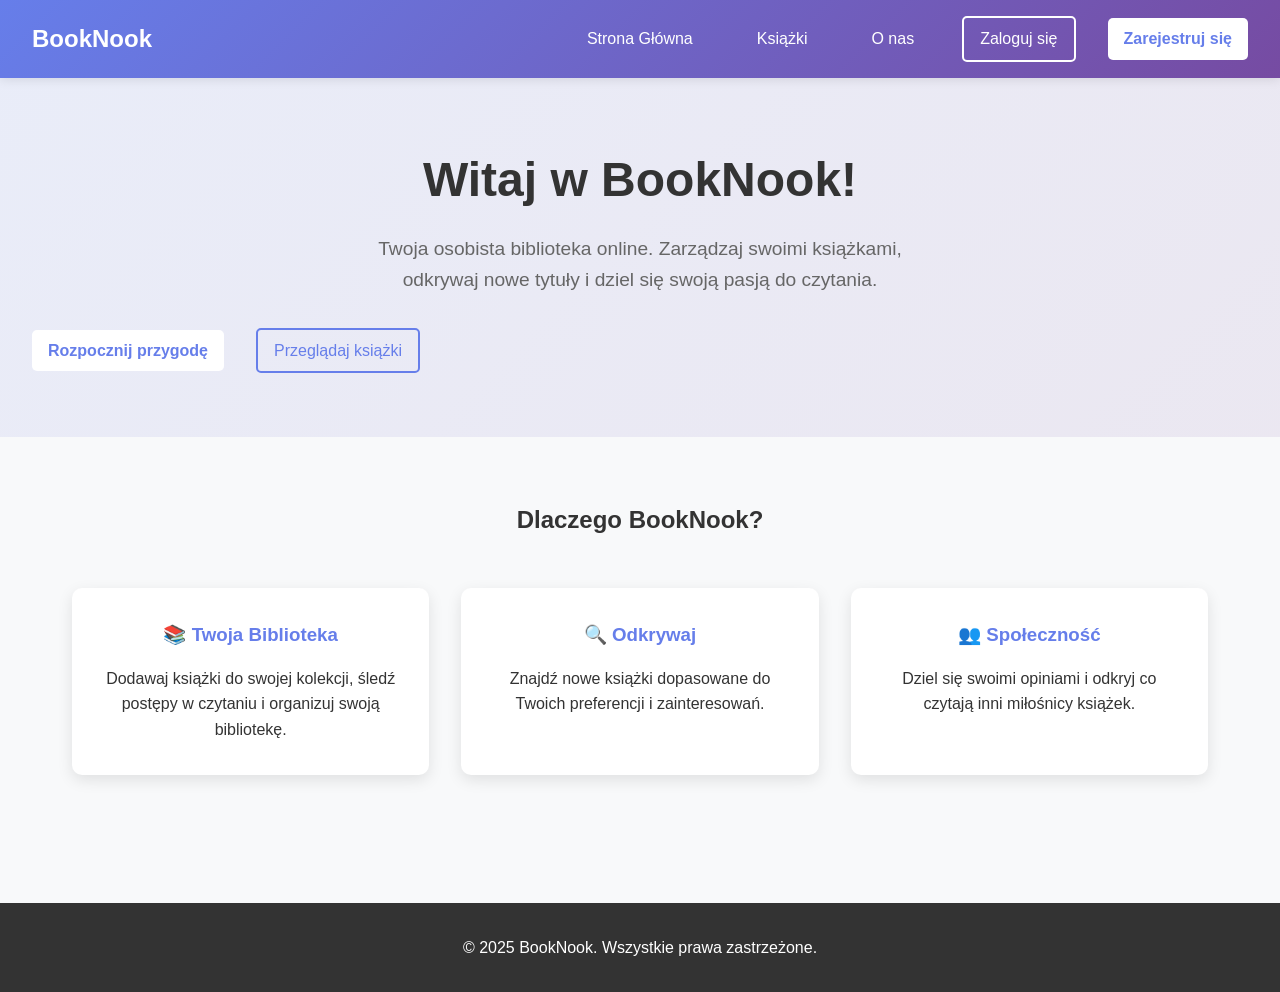
<file: src/main/resources/templates/index.html>
<!DOCTYPE html>
<html lang="pl" xmlns:th="http://www.thymeleaf.org">
<head>
    <meta charset="UTF-8">
    <meta name="viewport" content="width=device-width, initial-scale=1.0">
    <title>BookNook - Twoja biblioteka</title>
    <style>
        * {
            margin: 0;
            padding: 0;
            box-sizing: border-box;
            font-family: 'Arial', sans-serif;
        }

        body {
            background-color: #f8f9fa;
            color: #333;
            line-height: 1.6;
        }

        /* Navbar */
        .navbar {
            background: linear-gradient(135deg, #667eea 0%, #764ba2 100%);
            padding: 1rem 2rem;
            box-shadow: 0 2px 10px rgba(0,0,0,0.1);
            display: flex;
            justify-content: space-between;
            align-items: center;
        }

        .logo {
            color: white;
            font-size: 1.5rem;
            font-weight: bold;
            text-decoration: none;
        }

        .nav-links {
            display: flex;
            gap: 2rem;
            align-items: center;
        }

        .nav-links a {
            color: white;
            text-decoration: none;
            padding: 0.5rem 1rem;
            border-radius: 5px;
            transition: background-color 0.3s;
        }

        .nav-links a:hover {
            background-color: rgba(255,255,255,0.2);
        }

        .btn-login {
            background-color: transparent;
            border: 2px solid white;
        }

        .btn-register {
            background-color: white;
            color: #667eea !important;
            font-weight: bold;
        }

        /* Hero Section */
        .hero {
            background: linear-gradient(135deg, rgba(102, 126, 234, 0.1) 0%, rgba(118, 75, 162, 0.1) 100%);
            padding: 4rem 2rem;
            text-align: center;
        }

        .hero h1 {
            font-size: 3rem;
            margin-bottom: 1rem;
            color: #333;
        }

        .hero p {
            font-size: 1.2rem;
            color: #666;
            max-width: 600px;
            margin: 0 auto 2rem;
        }

        /* Features Section */
        .features {
            padding: 4rem 2rem;
            max-width: 1200px;
            margin: 0 auto;
        }

        .features h2 {
            text-align: center;
            margin-bottom: 3rem;
            color: #333;
        }

        .features-grid {
            display: grid;
            grid-template-columns: repeat(auto-fit, minmax(300px, 1fr));
            gap: 2rem;
        }

        .feature-card {
            background: white;
            padding: 2rem;
            border-radius: 10px;
            box-shadow: 0 5px 15px rgba(0,0,0,0.1);
            text-align: center;
        }

        .feature-card h3 {
            color: #667eea;
            margin-bottom: 1rem;
        }

        /* Footer */
        .footer {
            background-color: #333;
            color: white;
            text-align: center;
            padding: 2rem;
            margin-top: 4rem;
        }

        /* Responsive */
        @media (max-width: 768px) {
            .navbar {
                padding: 1rem;
                flex-direction: column;
                gap: 1rem;
            }

            .nav-links {
                gap: 1rem;
            }

            .hero h1 {
                font-size: 2rem;
            }
        }
    </style>
</head>
<body>
<!-- Navbar -->
<nav class="navbar">
    <a href="/" class="logo">BookNook</a>
    <div class="nav-links">
        <a href="/">Strona Główna</a>
        <a href="/books">Książki</a>
        <a href="/about">O nas</a>
        <a th:href="@{/auth/login}" class="btn-login">Zaloguj się</a>
        <a th:href="@{/auth/register}" class="btn-register">Zarejestruj się</a>
    </div>
</nav>

<!-- Hero Section -->
<section class="hero">
    <h1>Witaj w BookNook!</h1>
    <p>Twoja osobista biblioteka online. Zarządzaj swoimi książkami, odkrywaj nowe tytuły i dziel się swoją pasją do czytania.</p>
    <div class="nav-links">
        <a th:href="@{/auth/register}" class="btn-register">Rozpocznij przygodę</a>
        <a th:href="@{/books}" class="btn-login" style="color: #667eea; border-color: #667eea;">Przeglądaj książki</a>
    </div>
</section>

<!-- Features Section -->
<section class="features">
    <h2>Dlaczego BookNook?</h2>
    <div class="features-grid">
        <div class="feature-card">
            <h3>📚 Twoja Biblioteka</h3>
            <p>Dodawaj książki do swojej kolekcji, śledź postępy w czytaniu i organizuj swoją bibliotekę.</p>
        </div>
        <div class="feature-card">
            <h3>🔍 Odkrywaj</h3>
            <p>Znajdź nowe książki dopasowane do Twoich preferencji i zainteresowań.</p>
        </div>
        <div class="feature-card">
            <h3>👥 Społeczność</h3>
            <p>Dziel się swoimi opiniami i odkryj co czytają inni miłośnicy książek.</p>
        </div>
    </div>
</section>

<!-- Footer -->
<footer class="footer">
    <p>&copy; 2025 BookNook. Wszystkie prawa zastrzeżone.</p>
</footer>
</body>
</html>
</file>
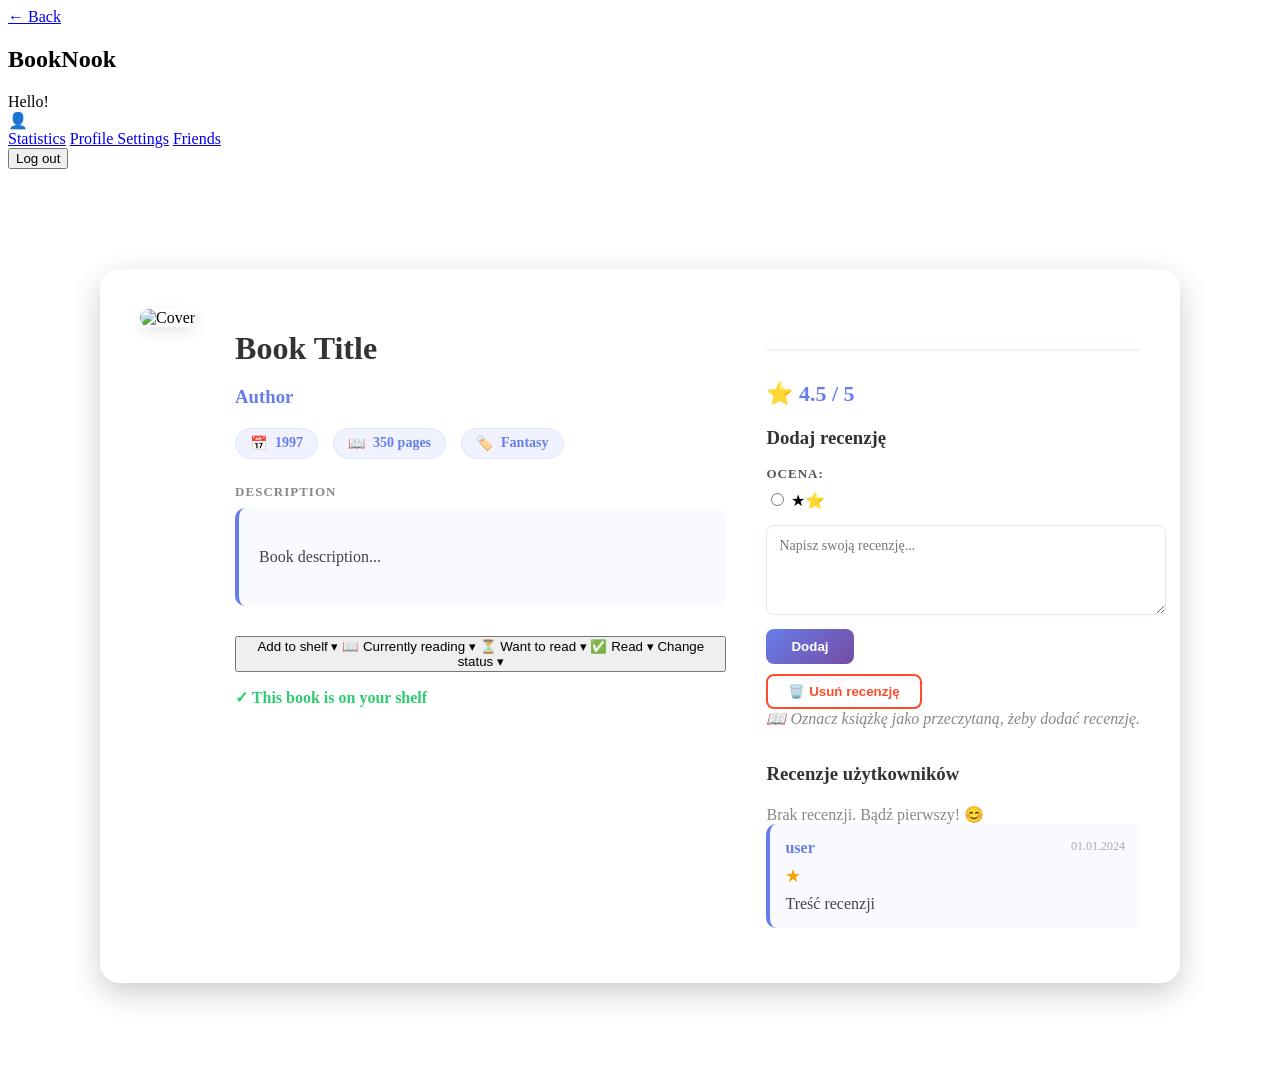
<file: src/main/resources/templates/book-details.html>
<!DOCTYPE html>
<html xmlns:th="http://www.thymeleaf.org">
<head>
    <meta charset="UTF-8">
    <meta name="viewport" content="width=device-width, initial-scale=1.0">
    <meta name="_csrf" th:content="${_csrf.token}"/>
    <meta name="_csrf_header" th:content="${_csrf.headerName}"/>
    <title>Book Details - BookNook</title>
    <link rel="stylesheet" th:href="@{/css/common.css}">
    <style>
        .details-container { max-width: 1000px; margin: 100px auto; background: white; border-radius: 20px; padding: 40px; display: flex; gap: 40px; box-shadow: 0 10px 30px rgba(0,0,0,0.2); }
        .details-left img { width: 300px; border-radius: 10px; box-shadow: 0 5px 15px rgba(0,0,0,0.1); }
        .details-right { flex: 1; }
        .details-right h1 { color: #333; margin-bottom: 10px; }
        .details-right h3 { color: #667eea; margin-bottom: 20px; }
        .description-box { line-height: 1.6; color: #444; background: #f9faff; padding: 20px; border-radius: 10px; border-left: 4px solid #667eea; }
        .dropdown-add { position: relative; display: inline-block; }
        .btn-add-main { width: 100%; padding: 12px 20px; background: linear-gradient(135deg, #667eea 0%, #764ba2 100%); color: white; border: none; border-radius: 8px; font-weight: bold; cursor: pointer; transition: 0.3s; font-size: 16px; }
        .add-menu-options { display: none; position: absolute; top: 100%; left: 0; width: 280px; background: white; border-radius: 8px; box-shadow: 0 5px 15px rgba(0,0,0,0.2); z-index: 100; margin-top: 5px; }
        .add-menu-options.show { display: flex; flex-direction: column; }
        .menu-opt { padding: 12px 15px; border: none; background: none; text-align: left; cursor: pointer; font-size: 14px; transition: 0.2s; color: #444; width: 100%; }
        .menu-opt:hover { background: #f0f2ff; color: #667eea; }
        .btn-status-active { width: 280px; padding: 12px 20px; background: white; color: #667eea; border: 2px solid #667eea; border-radius: 8px; font-weight: bold; cursor: pointer; transition: 0.3s; font-size: 16px; text-align: left; }
        .book-metadata { display: flex; gap: 15px; margin-bottom: 25px; flex-wrap: wrap; }
        .meta-item { display: flex; align-items: center; gap: 8px; background: #f0f2ff; color: #667eea; padding: 6px 14px; border-radius: 20px; font-size: 14px; font-weight: 600; border: 1px solid #e0e6ff; }
        .menu-label { font-size: 11px; color: #999; padding: 10px 15px 5px; text-transform: uppercase; font-weight: bold; }
    </style>
</head>
<body>
<nav class="navbar">
    <div class="nav-left">
        <a href="/home" class="btn-back">← Back</a>
    </div>
    <div class="nav-center"><h1>BookNook</h1></div>
    <div class="nav-right" id="userMenuTrigger">
        <span class="user-greeting" th:text="'Hello, ' + ${username}">Hello!</span>
        <div class="avatar">👤</div>
        <div class="dropdown-menu" id="dropdownMenu">
            <a href="#" class="dropdown-item">Statistics</a>
            <a href="#" class="dropdown-item">Profile Settings</a>
            <a href="#" class="dropdown-item">Friends</a>

            <form th:action="@{/logout}" method="post">
                <button type="submit" class="dropdown-item logout-btn">Log out</button>
            </form>
        </div>
    </div>
</nav>

<div class="details-container">
    <div class="details-left">
        <img th:src="${book.coverUrl != null ? book.coverUrl : 'https://via.placeholder.com/300x450?text=No+Cover'}" alt="Cover">
    </div>
    <div class="details-right">
        <h1 th:text="${book.title}">Book Title</h1>
        <h3 th:text="${book.authors}">Author</h3>

        <div class="book-metadata">
            <div class="meta-item" th:if="${book.firstPublishYear != null}">
                <span>📅</span><span th:text="'First published: ' + ${book.firstPublishYear}">1997</span>
            </div>
            <div class="meta-item" th:if="${book.numberOfPages != null}">
                <span>📖</span><span th:text="${book.numberOfPages} + ' pages'">350 pages</span>
            </div>
            <th:block th:if="${book.categories != null and !#strings.isEmpty(book.categories)}">
                <div class="meta-item" th:each="cat : ${#strings.arraySplit(book.categories, ',')}">
                    <span>🏷️</span><span th:text="${#strings.trim(cat)}">Fantasy</span>
                </div>
            </th:block>
        </div>

        <p style="font-weight: bold; color: #888; margin-bottom: 8px; font-size: 13px; text-transform: uppercase; letter-spacing: 1px;">Description</p>
        <div class="description-box">
            <p th:text="${book.description}">Book description...</p>
        </div>

        <div class="status-area" style="margin-top: 30px;">
            <div class="dropdown-add">
                <button type="button" id="mainStatusBtn" th:class="${isSaved} ? 'btn-status-active' : 'btn-add-main'" onclick="toggleAddMenu(event)">
                    <span id="mainStatusText">
                    <th:block th:if="${!isSaved}">Add to shelf ▾</th:block>
                    <th:block th:if="${isSaved}" th:switch="${currentStatus}">
                        <span th:case="'READING'">📖 Currently reading ▾</span>
                        <span th:case="'TO_READ'">⏳ Want to read ▾</span>
                        <span th:case="'COMPLETED'">✅ Read ▾</span>
                        <span th:case="*">Change status ▾</span>
                    </th:block>
                    </span>
                </button>

                <div class="add-menu-options" id="statusOptions">
                    <p class="menu-label">Select shelf:</p>
                    <button type="button" class="menu-opt" onclick="handleAction('TO_READ')">⏳ Want to read</button>
                    <button type="button" class="menu-opt" onclick="handleAction('READING')">📖 Currently reading</button>
                    <button type="button" class="menu-opt" onclick="handleAction('COMPLETED')">✅ Read</button>

                    <div id="removeOptionWrapper" th:style="${isSaved} ? 'display:block' : 'display:none'">
                        <hr style="border: 0; border-top: 1px solid #eee; margin: 5px 0;">
                        <button type="button" class="menu-opt" style="color: #ff4b2b;" onclick="handleDelete()">🗑️ Remove from library</button>
                    </div>
                </div>
            </div>
        </div>
        <div id="savedMark" th:style="${isSaved} ? 'display:block; margin-top:20px;' : 'display:none; margin-top:20px;'">
            <p style="color: #2ecc71; font-weight: bold;">✓ This book is on your shelf</p>
        </div>
    </div>

    <div style="margin-top: 40px; border-top: 2px solid #f0f2ff; padding-top: 30px;">

        <!-- Średnia ocena -->
        <div th:if="${averageRating != null}" style="margin-bottom: 20px;">
        <span style="font-size: 22px; font-weight: bold; color: #667eea;">
            ⭐ <span th:text="${#numbers.formatDecimal(averageRating, 1, 1)}">4.5</span> / 5
        </span>
        </div>

        <!-- Formularz recenzji: TYLKO gdy status = COMPLETED -->
        <div th:if="${currentStatus == 'COMPLETED'}">
            <h3 style="color: #333; margin-bottom: 15px;"
                th:text="${userReview != null} ? 'Twoja recenzja' : 'Dodaj recenzję'">Dodaj recenzję</h3>

            <form th:action="@{/reviews/save}" method="post">
                <input type="hidden" name="externalId" th:value="${book.externalId}">

                <!-- Gwiazdki (CSS-only, bez JS) -->
                <div style="margin-bottom: 15px;">
                    <span style="font-weight: bold; color: #555; font-size: 13px; text-transform: uppercase; letter-spacing: 1px;">Ocena:</span>
                    <div style="display: flex; gap: 8px; margin-top: 8px;">
                        <th:block th:each="i : ${#numbers.sequence(1, 5)}">
                            <label style="cursor: pointer;">
                                <input type="radio" name="rating" th:value="${i}"
                                       th:checked="${userReview != null and userReview.rating == i}"
                                       required>
                                <span th:text="${i}">★</span>⭐
                            </label>
                        </th:block>
                    </div>
                </div>

                <textarea name="reviewText" rows="4"
                          th:text="${userReview != null ? userReview.reviewText : ''}"
                          placeholder="Napisz swoją recenzję..."
                          style="width: 100%; padding: 12px; border-radius: 8px; border: 1px solid #e0e6ff;
                             font-size: 14px; resize: vertical; font-family: inherit;"></textarea>

                <button type="submit"
                        style="margin-top: 10px; padding: 10px 25px; background: linear-gradient(135deg, #667eea, #764ba2);
                           color: white; border: none; border-radius: 8px; cursor: pointer; font-weight: bold;">
                    <span th:text="${userReview != null} ? 'Zaktualizuj recenzję' : 'Dodaj recenzję'">Dodaj</span>
                </button>
            </form>

            <form th:if="${userReview != null}" th:action="@{/reviews/delete}" method="post" style="margin-top: 10px;">
                <input type="hidden" name="reviewId" th:value="${userReview.id}">
                <input type="hidden" name="externalId" th:value="${book.externalId}">
                <button type="submit"
                        onclick="return confirm('Usunąć recenzję?')"
                        style="padding: 8px 20px; background: white; color: #ff4b2b; border: 2px solid #ff4b2b;
                           border-radius: 8px; cursor: pointer; font-weight: bold;">
                    🗑️ Usuń recenzję
                </button>
            </form>
        </div>

        <!-- Komunikat dla innych statusów -->
        <div th:if="${isSaved and currentStatus != 'COMPLETED'}" style="color: #888; font-style: italic; margin-bottom: 20px;">
            📖 Oznacz książkę jako przeczytaną, żeby dodać recenzję.
        </div>

        <!-- Lista recenzji innych użytkowników -->
        <div style="margin-top: 35px;">
            <h3 style="color: #333; margin-bottom: 20px;">Recenzje użytkowników</h3>

            <div th:if="${reviews == null or #lists.isEmpty(reviews)}" style="color: #888;">
                Brak recenzji. Bądź pierwszy! 😊
            </div>

            <div th:each="review : ${reviews}"
                 th:unless="${review.user.username == username}"
                 style="background: #f9faff; border-radius: 10px; padding: 15px; margin-bottom: 15px;
                    border-left: 4px solid #667eea;">
                <div style="display: flex; justify-content: space-between; margin-bottom: 8px;">
                    <strong th:text="${review.user.username}" style="color: #667eea;">user</strong>
                    <span style="color: #aaa; font-size: 12px;"
                          th:text="${#temporals.format(review.createdAt, 'dd.MM.yyyy')}">01.01.2024</span>
                </div>
                <div style="color: #f0a500; font-size: 18px; margin-bottom: 8px;">
                    <th:block th:each="i : ${#numbers.sequence(1, 5)}">
                        <span th:text="${i <= review.rating} ? '★' : '☆'">★</span>
                    </th:block>
                </div>
                <p th:text="${review.reviewText}" style="color: #444; margin: 0;">Treść recenzji</p>
            </div>
        </div>
    </div>
</div>

<script th:inline="javascript">
    // 1. DROPDOWNS
    function toggleAddMenu(event) {
        if (event) event.stopPropagation();
        document.getElementById('statusOptions').classList.toggle('show');
    }

    const userTrigger = document.getElementById('userMenuTrigger');
    const userMenu = document.getElementById('dropdownMenu');
    userTrigger.onclick = function(e) {
        e.stopPropagation();
        userMenu.classList.toggle('active');
    };

    window.onclick = function(event) {
        if (!event.target.closest('.dropdown-add')) {
            document.getElementById('statusOptions').classList.remove('show');
        }
        if (!event.target.closest('#userMenuTrigger')) {
            userMenu.classList.remove('active');
        }
    };

    // 2. AJAX LOGIC
    let currentUserBookId = [[${userBookId != null ? userBookId : 'null'}]];

    function handleAction(status) {
        // Pobieramy tokeny z meta tagów
        const token = document.querySelector('meta[name="_csrf"]').getAttribute('content');
        const header = document.querySelector('meta[name="_csrf_header"]').getAttribute('content');

        const params = new URLSearchParams();
        params.append('externalId', [[${book.externalId}]]);
        params.append('title', [[${book.title}]]);
        params.append('authors', [[${book.authors}]]);
        params.append('categories', [[${book.categories}]]);
        params.append('coverUrl', [[${book.coverUrl}]]);
        params.append('newStatus', status);
        params.append('numberOfPages', [[${book.numberOfPages}]]);

        fetch('/library/api/add', {
            method: 'POST',
            body: params,
            headers: {
                [header]: token // Dodajemy token CSRF do nagłówka
            }
        })
        .then(res => res.json())
        .then(data => {
            if(data.status === 'success') {
                currentUserBookId = data.userBookId;
                updateUI(status, true);
            }
        })
        .catch(err => console.error("Error:", err));
    }

    function handleDelete() {
        if(!currentUserBookId || currentUserBookId === 'null') return;
        if(!confirm('Remove this book from your shelves?')) return;

        const token = document.querySelector('meta[name="_csrf"]').getAttribute('content');
        const header = document.querySelector('meta[name="_csrf_header"]').getAttribute('content');

        const params = new URLSearchParams();
        params.append('userBookId', currentUserBookId);

        fetch('/library/api/remove', {
            method: 'POST',
            body: params,
            headers: {
                [header]: token // Dodajemy token CSRF do nagłówka
            }
        })
        .then(res => res.json())
        .then(data => {
            if(data.status === 'deleted') {
                currentUserBookId = 'null';
                updateUI(null, false);
            }
        })
        .catch(err => console.error("Error:", err));
    }

    function updateUI(status, isSaved) {
        const btn = document.getElementById('mainStatusBtn');
        const text = document.getElementById('mainStatusText');
        const removeWrapper = document.getElementById('removeOptionWrapper');
        const savedMark = document.getElementById('savedMark');

        if(isSaved) {
            btn.className = 'btn-status-active';
            text.innerText = formatStatusName(status);
            removeWrapper.style.display = 'block';
            savedMark.style.display = 'block';

            // Jeśli status zmienił się na COMPLETED — odśwież stronę żeby pokazać formularz recenzji
            if (status === 'COMPLETED') {
                window.location.reload();
                return;
            }

        } else {
            btn.className = 'btn-add-main';
            text.innerText = 'Add to shelf ▾';
            removeWrapper.style.display = 'none';
            savedMark.style.display = 'none';
        }
        document.getElementById('statusOptions').classList.remove('show');
    }

    function formatStatusName(status) {
        const map = { 'READING': '📖 Currently reading ▾', 'TO_READ': '⏳ Want to read ▾', 'COMPLETED': '✅ Read ▾' };
        return map[status] || 'Add to shelf ▾';
    }
</script>
</body>
</html>
</file>
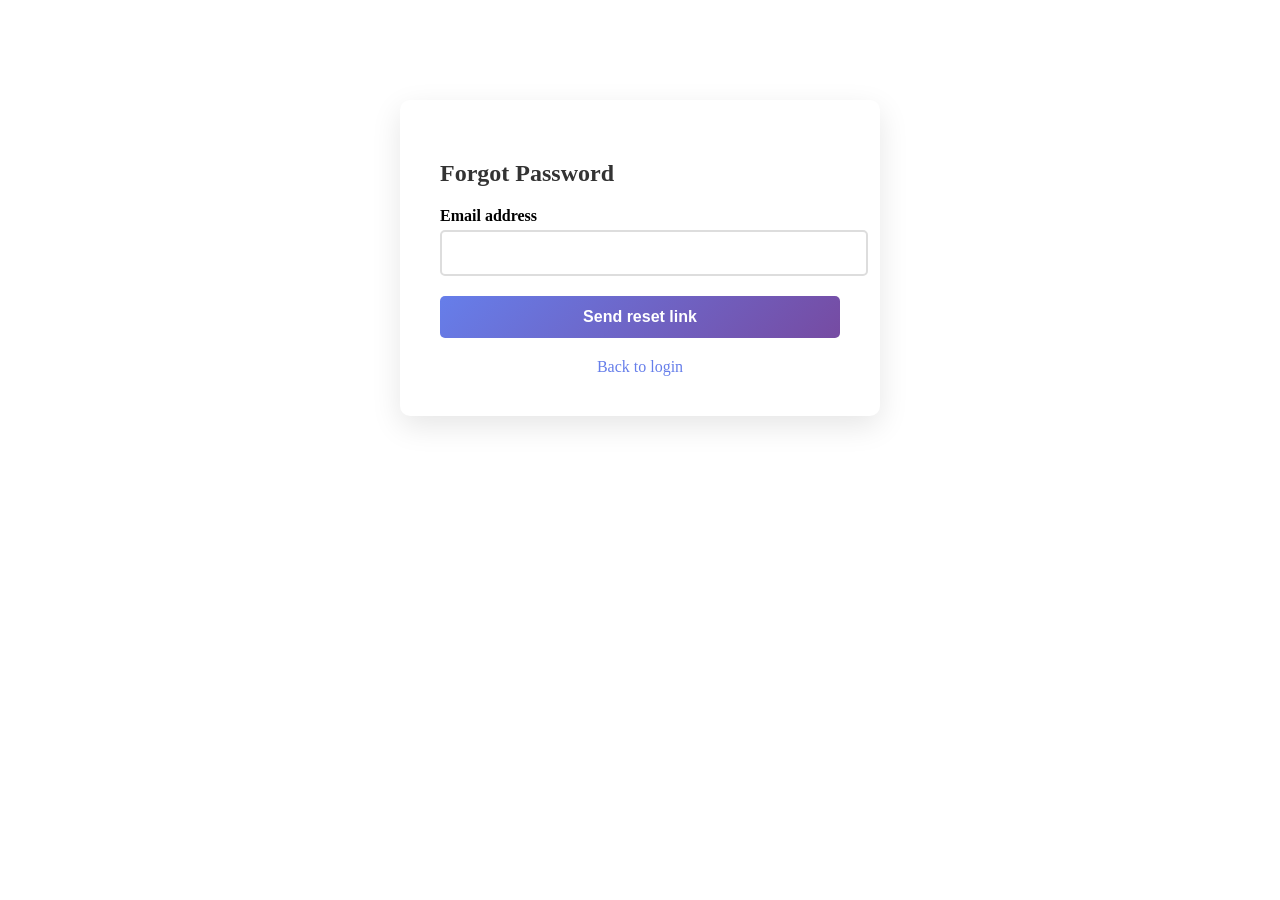
<file: src/main/resources/templates/forgot-password.html>
<!DOCTYPE html>
<html xmlns:th="http://www.thymeleaf.org">
<head>
    <meta charset="UTF-8">
    <title>Forgot Password - BookNook</title>
    <link rel="stylesheet" th:href="@{/css/common.css}">
</head>
<body>
<div style="max-width: 400px; margin: 100px auto; background: white; padding: 40px; border-radius: 10px; box-shadow: 0 10px 30px rgba(0,0,0,0.1);">
    <h2 style="color: #333; margin-bottom: 20px;">Forgot Password</h2>

    <div th:if="${message}" style="color: #2ecc71; margin-bottom: 15px;" th:text="${message}"></div>
    <div th:if="${error}" style="color: #ff4b2b; margin-bottom: 15px;" th:text="${error}"></div>

    <form th:action="@{/forgot-password}" method="post">
        <div style="margin-bottom: 20px;">
            <label style="display:block; margin-bottom: 5px; font-weight: bold;">Email address</label>
            <input type="hidden" th:name="${_csrf.parameterName}" th:value="${_csrf.token}"/>
            <input type="email" name="email" required
                   style="width: 100%; padding: 12px; border: 2px solid #ddd; border-radius: 5px; font-size: 16px;">
        </div>
        <button type="submit"
                style="width: 100%; padding: 12px; background: linear-gradient(135deg, #667eea, #764ba2);
                       color: white; border: none; border-radius: 5px; font-size: 16px; cursor: pointer; font-weight: bold;">
            Send reset link
        </button>
    </form>
    <div style="text-align: center; margin-top: 20px;">
        <a href="/login" style="color: #667eea; text-decoration: none;">Back to login</a>
    </div>
</div>
</body>
</html>
</file>
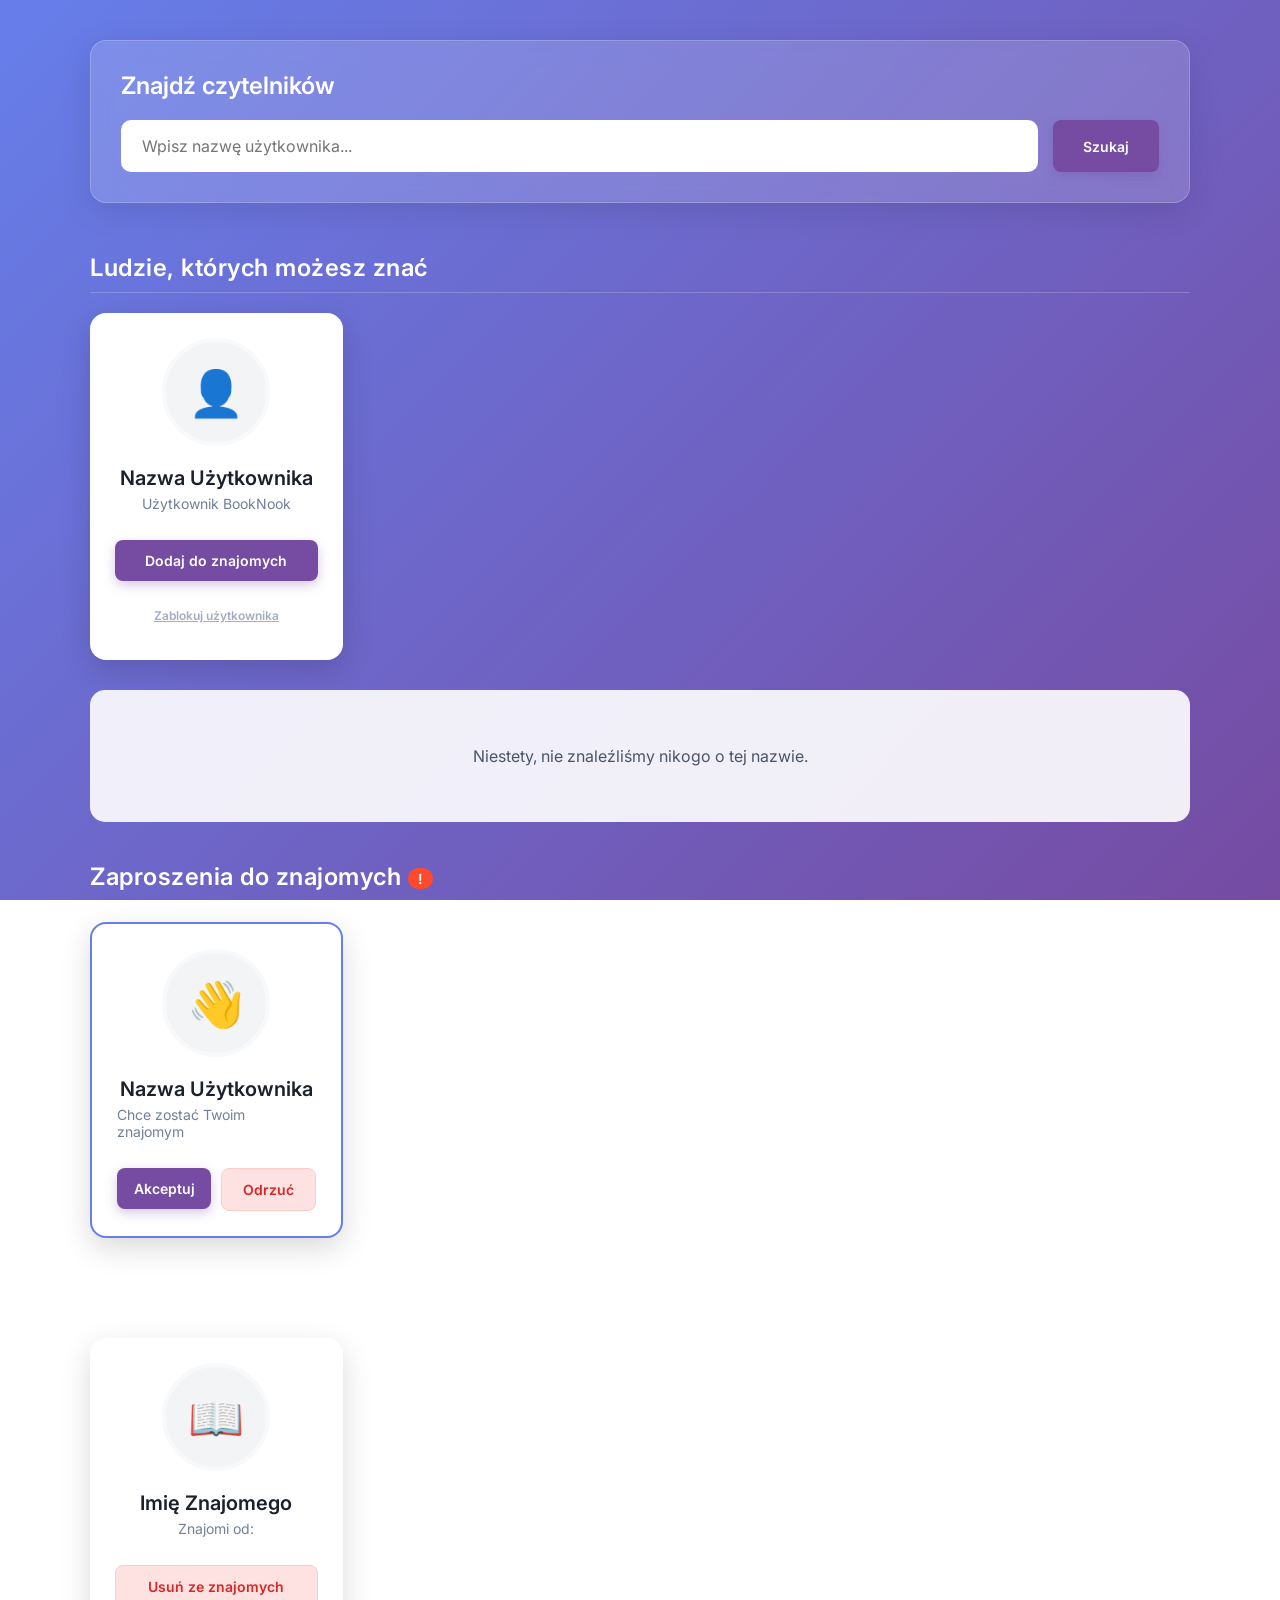
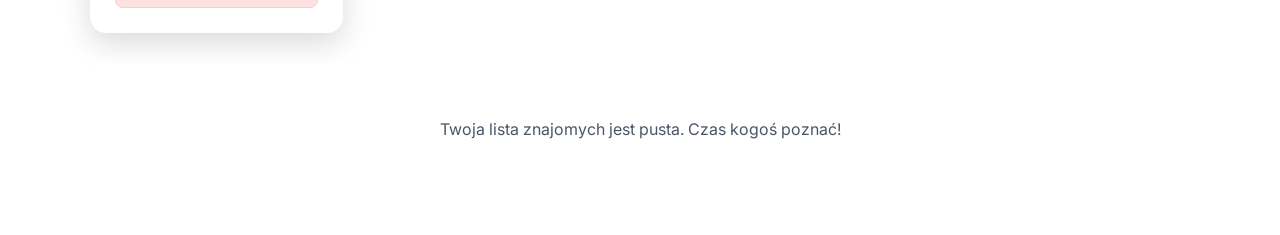
<file: src/main/resources/templates/friends.html>
<!DOCTYPE html>
<html xmlns:th="http://www.thymeleaf.org">
<head>
    <meta charset="UTF-8">
    <title>BookNook - Znajomi</title>
    <link href="https://fonts.googleapis.com/css2?family=Inter:wght@300;400;600&display=swap" rel="stylesheet">
    <style>
        /* Globalne style i tło */
        body {
            margin: 0;
            padding: 0;
            font-family: 'Inter', -apple-system, BlinkMacSystemFont, "Segoe UI", Roboto, sans-serif;
            background: linear-gradient(135deg, #667eea 0%, #764ba2 100%);
            background-attachment: fixed;
            min-height: 100vh;
            color: #333;
        }

        .container {
            max-width: 1100px;
            margin: 0 auto;
            padding: 40px 20px;
        }

        /* Nagłówki sekcji */
        .results-header {
            color: white;
            font-weight: 600;
            font-size: 24px;
            margin: 40px 0 20px 0;
            padding-bottom: 10px;
            border-bottom: 1px solid rgba(255, 255, 255, 0.2);
            letter-spacing: 0.5px;
        }

        /* Wyszukiwarka */
        .search-bar-container {
            background: rgba(255, 255, 255, 0.15);
            backdrop-filter: blur(10px);
            padding: 30px;
            border-radius: 16px;
            box-shadow: 0 8px 32px rgba(0, 0, 0, 0.1);
            border: 1px solid rgba(255, 255, 255, 0.2);
            margin-bottom: 50px;
        }

        .search-form {
            display: flex;
            gap: 15px;
        }

        .search-input {
            flex-grow: 1;
            padding: 15px 20px;
            border-radius: 10px;
            border: 1px solid rgba(255, 255, 255, 0.3);
            background: white;
            font-size: 16px;
            font-family: inherit;
            transition: 0.3s;
        }

        .search-input:focus {
            outline: none;
            box-shadow: 0 0 0 4px rgba(255, 255, 255, 0.2);
        }

        /* Siatka i Karty */
        .results-grid {
            display: grid;
            grid-template-columns: repeat(auto-fill, minmax(240px, 1fr));
            gap: 30px;
        }

        .user-card {
            background: white;
            border-radius: 16px;
            padding: 25px;
            box-shadow: 0 10px 30px rgba(0, 0, 0, 0.15);
            display: flex;
            flex-direction: column;
            align-items: center;
            transition: all 0.3s cubic-bezier(0.25, 0.8, 0.25, 1);
        }

        .user-card:hover {
            transform: translateY(-8px);
            box-shadow: 0 15px 35px rgba(0, 0, 0, 0.2);
        }

        .user-avatar-wrapper {
            height: 100px;
            width: 100px;
            background: #f3f4f6;
            border-radius: 50%;
            display: flex;
            justify-content: center;
            align-items: center;
            font-size: 45px;
            margin-bottom: 20px;
            border: 4px solid #f8f9fa;
        }

        .user-name {
            font-size: 20px;
            font-weight: 600;
            color: #1a202c;
            margin-bottom: 5px;
        }

        .user-status {
            font-size: 14px;
            color: #718096;
            margin-bottom: 20px;
        }

        /* Przyciski */
        .btn-action {
            width: 100%;
            padding: 12px;
            border: none;
            border-radius: 8px;
            font-family: inherit;
            font-weight: 600;
            font-size: 14px;
            cursor: pointer;
            transition: 0.2s;
            margin-top: 8px;
        }

        .btn-add {
            background: #764ba2;
            color: white;
            box-shadow: 0 4px 12px rgba(118, 75, 162, 0.3);
        }

        .btn-add:hover {
            background: #667eea;
            transform: scale(1.02);
        }

        .btn-remove {
            background: #fee2e2;
            color: #dc2626;
            border: 1px solid #fecaca;
        }

        .btn-remove:hover {
            background: #fecaca;
        }

        .btn-block {
            background: transparent;
            color: #a0aec0;
            text-decoration: underline;
            font-size: 12px;
            margin-top: 15px;
        }

        .btn-block:hover {
            color: #4a5568;
        }

        /* Brak wyników */
        .no-results {
            background: rgba(255, 255, 255, 0.9);
            padding: 40px;
            border-radius: 15px;
            text-align: center;
            color: #4a5568;
            grid-column: 1 / -1;
        }

        form { width: 100%; }
    </style>
</head>
<body>

<div class="container">

    <div class="search-bar-container">
        <h2 style="color: white; margin: 0 0 20px 0; font-weight: 600;">Znajdź czytelników</h2>
        <form th:action="@{/friends/search}" method="get" class="search-form">
            <input type="text" name="q" class="search-input" placeholder="Wpisz nazwę użytkownika..." required>
            <button type="submit" class="btn-action btn-add" style="width: auto; padding: 0 30px; margin-top: 0;">Szukaj</button>
        </form>
    </div>

    <div th:if="${searchResults != null}">
        <h2 class="results-header">Ludzie, których możesz znać</h2>
        <div class="results-grid">
            <div th:each="user : ${searchResults}" class="user-card">
                <div class="user-avatar-wrapper">👤</div>
                <div class="user-name" th:text="${user.username}">Nazwa Użytkownika</div>
                <div class="user-status">Użytkownik BookNook</div>

                <form th:action="@{/friends/add/{id}(id=${user.id})}" method="post">
                    <button type="submit" class="btn-action btn-add">Dodaj do znajomych</button>
                </form>

                <form th:action="@{/friends/block/{id}(id=${user.id})}" method="post">
                    <button type="submit" class="btn-action btn-block">Zablokuj użytkownika</button>
                </form>
            </div>

            <div th:if="${#lists.isEmpty(searchResults)}" class="no-results">
                <p>Niestety, nie znaleźliśmy nikogo o tej nazwie.</p>
            </div>
        </div>
    </div>

    <div th:if="${pendingRequests != null and !#lists.isEmpty(pendingRequests)}">
        <h2 class="results-header">Zaproszenia do znajomych
            <span style="background: #ff4b2b; padding: 2px 10px; border-radius: 20px; font-size: 14px; vertical-align: middle;">!</span>
        </h2>
        <div class="results-grid">
            <div th:each="request : ${pendingRequests}" class="user-card" style="border: 2px solid #667eea;">
                <div class="user-avatar-wrapper">👋</div>
                <div class="user-name" th:text="${request.requester.username}">Nazwa Użytkownika</div>
                <div class="user-status">Chce zostać Twoim znajomym</div>

                <div style="display: flex; gap: 10px; width: 100%;">
                    <form th:action="@{/friends/accept/{id}(id=${request.id})}" method="post" style="flex: 1;">
                        <button type="submit" class="btn-action btn-add">Akceptuj</button>
                    </form>
                    <form th:action="@{/friends/remove/{id}(id=${request.id})}" method="post" style="flex: 1;">
                        <button type="submit" class="btn-action btn-remove">Odrzuć</button>
                    </form>
                </div>
            </div>
        </div>
    </div>

    <h2 class="results-header">Twoi Znajomi</h2>
    <div class="results-grid">
        <div th:each="friendship : ${friends}" class="user-card">
            <div class="user-avatar-wrapper">📖</div>
            <div class="user-name"
                 th:text="${friendship.requester.username == username ? friendship.addressee.username : friendship.requester.username}">
                Imię Znajomego
            </div>
            <div class="user-status">Znajomi od: <span th:text="${#temporals.format(friendship.createdAt, 'dd.MM.yyyy')}"></span></div>

            <form th:action="@{/friends/remove/{id}(id=${friendship.id})}" method="post">
                <button type="submit" class="btn-action btn-remove">Usuń ze znajomych</button>
            </form>

        </div>

        <div th:if="${#lists.isEmpty(friends)}" class="no-results">
            <p>Twoja lista znajomych jest pusta. Czas kogoś poznać!</p>
        </div>
    </div>

</div>

</body>
</html>
</file>
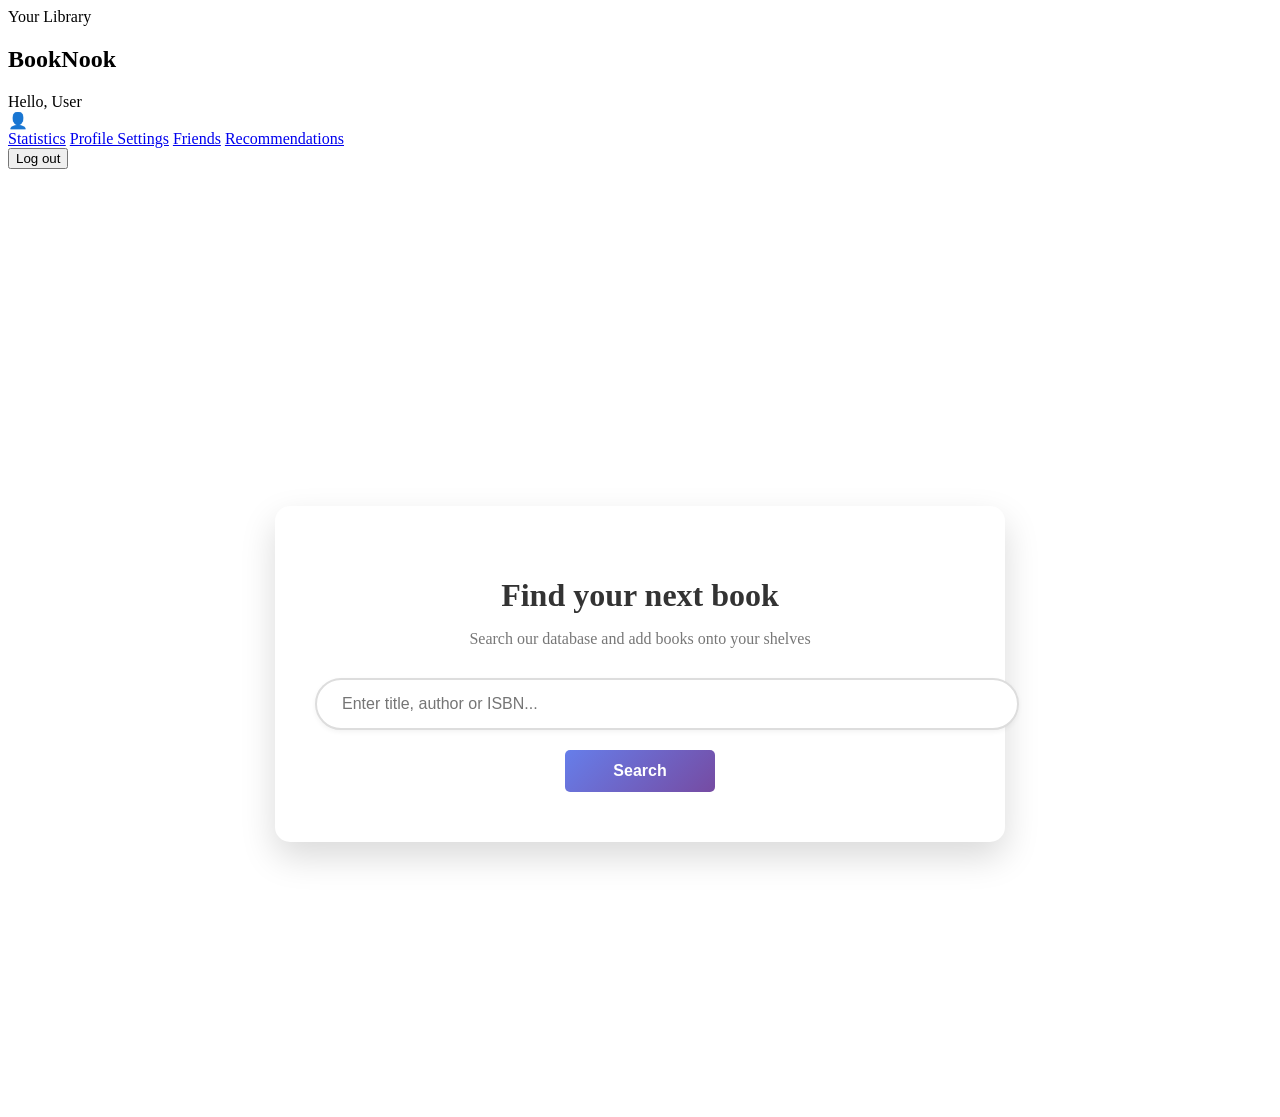
<file: src/main/resources/templates/home.html>
<!DOCTYPE html>
<html xmlns:th="http://www.thymeleaf.org">
<head>
    <meta charset="UTF-8">
    <meta name="viewport" content="width=device-width, initial-scale=1.0">
    <title>Home - BookNook</title>

    <link rel="stylesheet" th:href="@{/css/common.css}">

    <style>
        .main-content {
            min-height: calc(100vh - 70px);
            display: flex;
            justify-content: center;
            align-items: center;
            padding: 20px;
            margin-top: 70px;
        }

        .search-container {
            background: white;
            padding: 50px 40px;
            border-radius: 15px;
            box-shadow: 0 15px 35px rgba(0, 0, 0, 0.15);
            width: 100%;
            max-width: 650px;
            text-align: center;
        }

        .search-form {
            display: flex;
            flex-direction: column;
            align-items: center;
            gap: 20px;
            width: 100%;
        }

        .search-bar {
            width: 100%;
            padding: 15px 25px;
            border: 2px solid #ddd;
            border-radius: 50px;
            font-size: 16px;
            transition: all 0.3s;
            box-shadow: 0 2px 5px rgba(0,0,0,0.05);
        }

        .search-bar:focus {
            outline: none;
            border-color: #667eea;
            box-shadow: 0 4px 10px rgba(102, 126, 234, 0.2);
        }

        .btn-search {
            padding: 12px 40px;
            background: linear-gradient(135deg, #667eea 0%, #764ba2 100%);
            color: white;
            border: none;
            border-radius: 5px;
            font-size: 16px;
            font-weight: bold;
            cursor: pointer;
            transition: transform 0.2s, box-shadow 0.2s;
            min-width: 150px;
        }

        .btn-search:hover {
            transform: translateY(-2px);
            box-shadow: 0 5px 15px rgba(118, 75, 162, 0.3);
        }

        .home-header h1 {
            color: #333;
            margin-bottom: 10px;
        }

        .home-header p {
            color: #777;
            margin-bottom: 30px;
        }
    </style>
</head>
<body>

<nav class="navbar">
    <div class="nav-left">
        <a th:href="@{/library/my-library}" class="btn-library">Your Library</a>
    </div>

    <div class="nav-center">
        <h1>BookNook</h1>
    </div>

    <div class="nav-right" id="userMenuTrigger">
        <span class="user-greeting" th:text="'Hello, ' + ${username}">Hello, User</span>
        <div class="avatar">👤</div>

        <div class="dropdown-menu" id="dropdownMenu">
            <a href="/statistics" class="dropdown-item">Statistics</a>
            <a href="#" class="dropdown-item">Profile Settings</a>
            <a href="/friends" class="dropdown-item">Friends</a>
            <a href="/recommendations" class="dropdown-item">Recommendations</a>

            <form th:action="@{/logout}" method="post">
                <button type="submit" class="dropdown-item logout-btn">Log out</button>
            </form>
        </div>
    </div>
</nav>

<div class="main-content">
    <div class="search-container">
        <div class="home-header">
            <h1>Find your next book</h1>
            <p>Search our database and add books onto your shelves</p>
        </div>

        <form th:action="@{/search}" method="get" class="search-form">
            <div class="search-input-wrapper" style="width: 100%;">
                <input type="text" name="query" class="search-bar"
                       placeholder="Enter title, author or ISBN..." required>
            </div>
            <button type="submit" class="btn-search">Search</button>
        </form>
    </div>
</div>

<script>
    const trigger = document.getElementById('userMenuTrigger');
    const menu = document.getElementById('dropdownMenu');

    trigger.addEventListener('click', function(e) {
        e.stopPropagation();
        menu.classList.toggle('active');
    });

    document.addEventListener('click', function() {
        if (menu.classList.contains('active')) {
            menu.classList.remove('active');
        }
    });
</script>
</body>
</html>
</file>
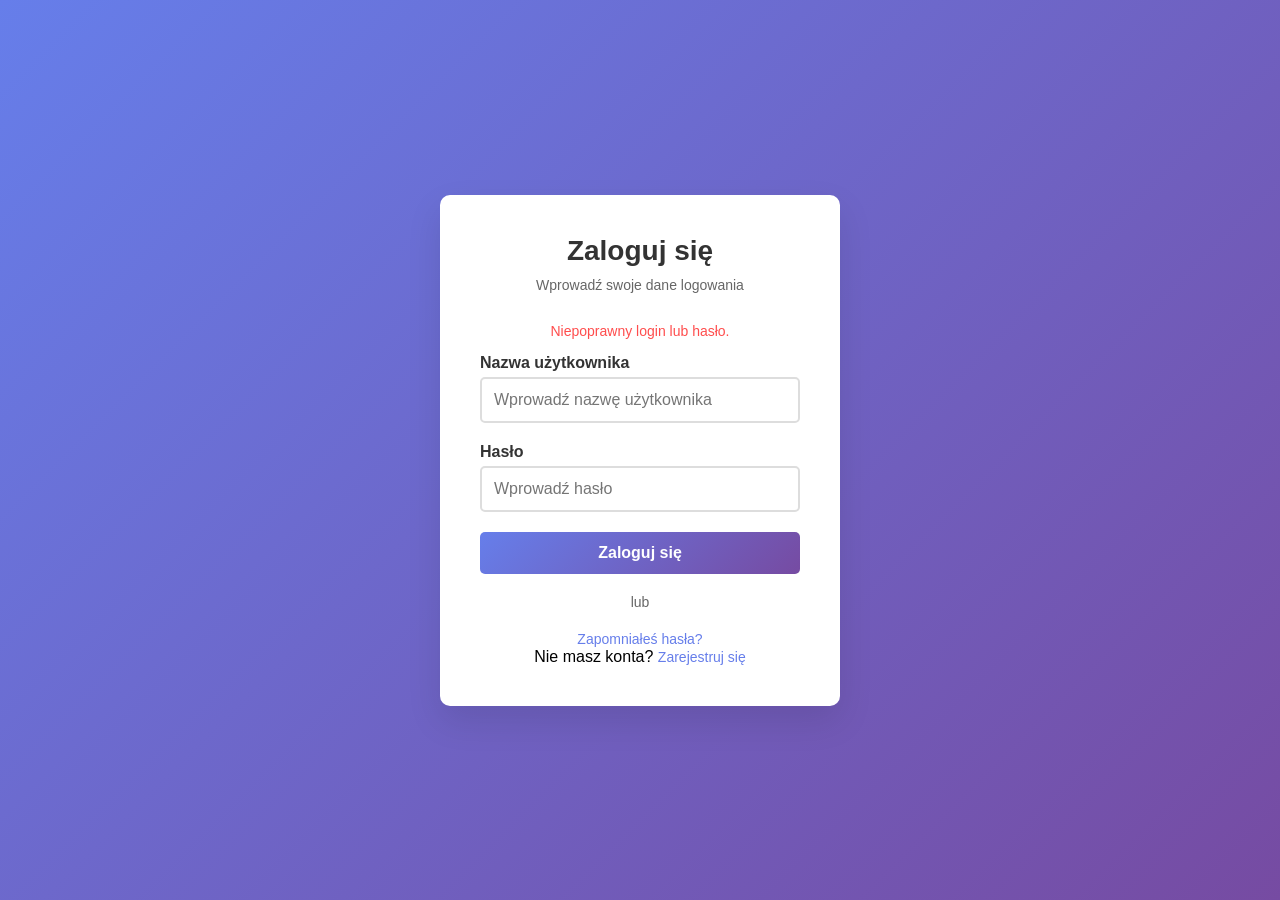
<file: src/main/resources/templates/login.html>
<!DOCTYPE html>
<html xmlns="http://www.w3.org/1999/xhtml" xmlns:th="http://www.thymeleaf.org">
<html lang="en">
<head>
    <meta charset="UTF-8">
    <title>
       Strona Logowania</title>
    <style>
        * {
            margin: 0;
            padding: 0;
            box-sizing: border-box;
            font-family: 'Arial', sans-serif;
        }

        body {
            background: linear-gradient(135deg, #667eea 0%, #764ba2 100%);
            min-height: 100vh;
            display: flex;
            justify-content: center;
            align-items: center;
        }

        .login-container {
            background: white;
            padding: 40px;
            border-radius: 10px;
            box-shadow: 0 15px 35px rgba(0, 0, 0, 0.1);
            width: 100%;
            max-width: 400px;
        }

        .login-header {
            text-align: center;
            margin-bottom: 30px;
        }

        .login-header h1 {
            color: #333;
            font-size: 28px;
            margin-bottom: 10px;
        }

        .login-header p {
            color: #666;
            font-size: 14px;
        }

        .form-group {
            margin-bottom: 20px;
        }

        .form-group label {
            display: block;
            margin-bottom: 5px;
            color: #333;
            font-weight: bold;
        }

        .form-group input {
            width: 100%;
            padding: 12px;
            border: 2px solid #ddd;
            border-radius: 5px;
            font-size: 16px;
            transition: border-color 0.3s;
        }

        .form-group input:focus {
            outline: none;
            border-color: #667eea;
        }

        .btn-login {
            width: 100%;
            padding: 12px;
            background: linear-gradient(135deg, #667eea 0%, #764ba2 100%);
            color: white;
            border: none;
            border-radius: 5px;
            font-size: 16px;
            font-weight: bold;
            cursor: pointer;
            transition: transform 0.2s;
        }

        .btn-login:hover {
            transform: translateY(-2px);
        }

        .additional-links {
            text-align: center;
            margin-top: 20px;
        }

        .additional-links a {
            color: #667eea;
            text-decoration: none;
            font-size: 14px;
        }

        .additional-links a:hover {
            text-decoration: underline;
        }

        .divider {
            margin: 20px 0;
            text-align: center;
            color: #666;
            font-size: 14px;
        }
    </style>
</head>
<body>
<div class="login-container">
    <div class="login-header">
        <h1>Zaloguj się</h1>
        <p>Wprowadź swoje dane logowania</p>
    </div>

<!--    <form id="loginForm">-->
<!--        <div class="form-group">-->
<!--            <label for="username">Nazwa użytkownika</label>-->
<!--            <input type="text" id="username" name="username" placeholder="Wprowadź nazwę użytkownika" required>-->
<!--        </div>-->


<!--        <div class="form-group">-->
<!--            <label for="password">Hasło</label>-->
<!--            <input type="password" id="password" name="password" placeholder="Wprowadź hasło" required>-->
<!--        </div>-->

<!--        <button type="submit" class="btn-login">Zaloguj się</button>-->
<!--    </form>-->

    <form th:action="@{/login}" method="post">

        <div th:if="${param.error}" style="color: #ff4d4d; margin-bottom: 15px; text-align: center; font-size: 14px;">
            Niepoprawny login lub hasło.
        </div>

        <div class="form-group">
            <label for="username">Nazwa użytkownika</label>
            <input type="text" id="username" name="username" placeholder="Wprowadź nazwę użytkownika" required>
        </div>

        <div class="form-group">
            <label for="password">Hasło</label>
            <input type="password" id="password" name="password" placeholder="Wprowadź hasło" required>
        </div>

        <button type="submit" class="btn-login">Zaloguj się</button>
    </form>

    <div class="divider">lub</div>

    <div class="additional-links">
        <a href="/forgot-password">Zapomniałeś hasła?</a>
        <br>
        <p>Nie masz konta? <a href="/register">Zarejestruj się</a></p>
    </div>
</div>


</body>
</html></title>
</head>
<body>

</body>
</html>
</file>
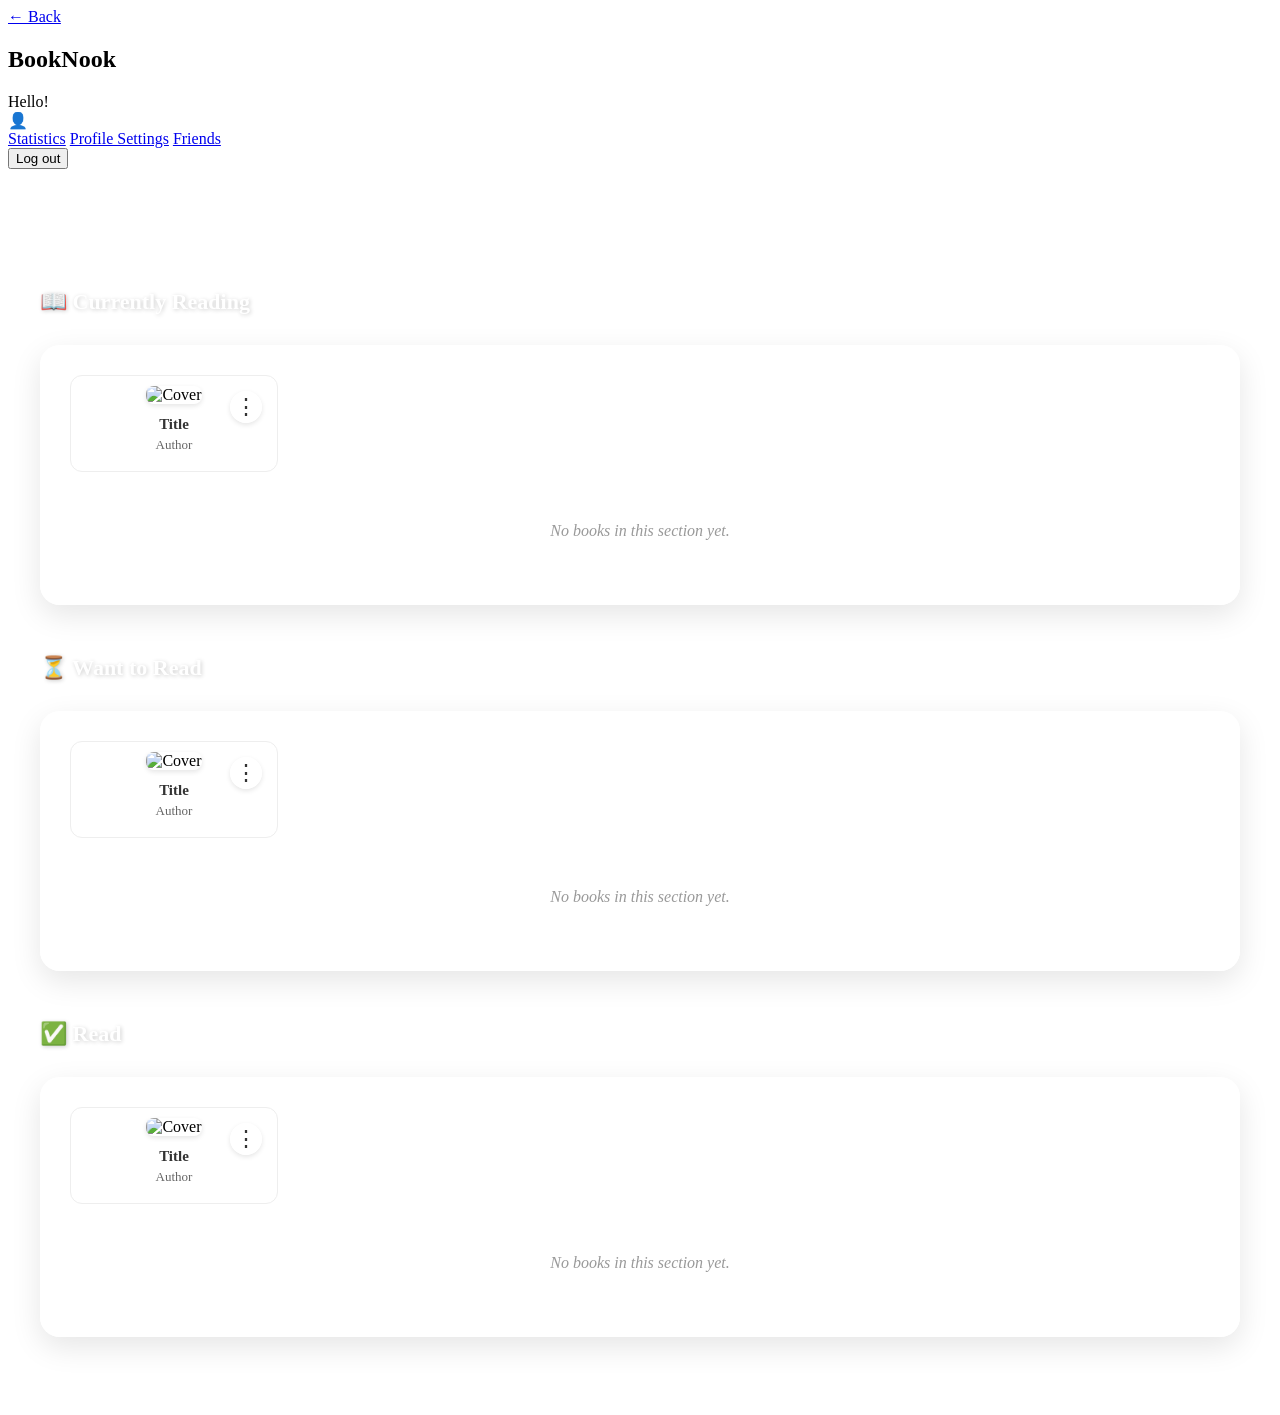
<file: src/main/resources/templates/my-library.html>
<!DOCTYPE html>
<html xmlns:th="http://www.thymeleaf.org">
<head>
    <meta charset="UTF-8">
    <meta name="viewport" content="width=device-width, initial-scale=1.0">
    <title>My Shelves - BookNook</title>

    <link rel="stylesheet" th:href="@{/css/common.css}">

    <style>
        .container { max-width: 1200px; margin: 0 auto; padding: 20px; margin-top: 80px; }

        /* Shelf Styling */
        .shelf-container { margin-bottom: 50px; }
        .shelf-title {
            color: white;
            margin: 20px 0;
            padding-bottom: 10px;
            font-size: 22px;
            text-shadow: 1px 1px 4px rgba(0,0,0,0.2);
        }

        .shelf-paper {
            background: rgba(255, 255, 255, 0.95);
            border-radius: 20px;
            padding: 30px;
            min-height: 200px;
            box-shadow: 0 10px 30px rgba(0,0,0,0.1);
        }

        /* Grid and Cards */
        .grid {
            display: grid;
            grid-template-columns: repeat(auto-fill, minmax(180px, 1fr));
            gap: 25px;
        }

        .card {
            background: white;
            border-radius: 12px;
            padding: 10px;
            display: flex;
            flex-direction: column;
            transition: transform 0.3s ease;
            text-align: center;
            border: 1px solid #eee;
            position: relative;
        }
        .card:hover { transform: translateY(-5px); box-shadow: 0 5px 15px rgba(0,0,0,0.1); }

        .card img {
            width: 100%;
            height: 250px;
            object-fit: cover;
            border-radius: 8px;
            margin-bottom: 12px;
            box-shadow: 0 2px 5px rgba(0,0,0,0.1);
        }

        .book-title {
            font-size: 15px;
            font-weight: bold;
            color: #333;
            margin-bottom: 4px;
            white-space: nowrap;
            overflow: hidden;
            text-overflow: ellipsis;
            width: 100%;
        }

        .book-author {
            font-size: 13px;
            color: #666;
            margin-bottom: 8px;
            white-space: nowrap;
            overflow: hidden;
            text-overflow: ellipsis;
        }

        /* Action Menu (Kebab Menu) */
        .card-actions {
            position: absolute;
            top: 15px;
            right: 15px;
            z-index: 10;
        }

        .btn-actions {
            background: rgba(255, 255, 255, 0.9);
            border: none;
            font-size: 22px;
            cursor: pointer;
            width: 32px;
            height: 32px;
            border-radius: 50%;
            display: flex;
            justify-content: center;
            align-items: center;
            color: #333;
            box-shadow: 0 2px 5px rgba(0,0,0,0.1);
            transition: 0.2s;
        }

        .action-menu {
            display: none;
            position: absolute;
            right: 0;
            top: 40px;
            background: white;
            box-shadow: 0 5px 20px rgba(0,0,0,0.2);
            border-radius: 10px;
            width: 180px;
            padding: 8px 0;
            text-align: left;
            z-index: 100;
        }
        .action-menu.show { display: block; }

        .menu-label {
            font-size: 10px;
            color: #aaa;
            padding: 5px 15px;
            text-transform: uppercase;
            letter-spacing: 1px;
            font-weight: bold;
        }

        .menu-opt {
            width: 100%;
            padding: 10px 15px;
            border: none;
            background: none;
            text-align: left;
            font-size: 13px;
            color: #444;
            cursor: pointer;
            transition: 0.2s;
            display: flex;
            align-items: center;
            gap: 8px;
        }
        .menu-opt:hover { background: #f0f2ff; color: #667eea; }
        .opt-remove { color: #ff4b2b; }

        hr { border: 0; border-top: 1px solid #eee; margin: 8px 0; }
        .empty-msg { color: #999; text-align: center; margin-top: 50px; font-style: italic; }
    </style>
</head>
<body>

<nav class="navbar">
    <div class="nav-left">
        <a href="/home" class="btn-back">← Back</a>
    </div>
    <div class="nav-center"><h1>BookNook</h1></div>
    <div class="nav-right" id="userMenuTrigger">
        <span class="user-greeting" th:text="'Hello, ' + ${username}">Hello!</span>
        <div class="avatar">👤</div>
        <div class="dropdown-menu" id="dropdownMenu">
            <a href="#" class="dropdown-item">Statistics</a>
            <a href="#" class="dropdown-item">Profile Settings</a>
            <a href="#" class="dropdown-item">Friends</a>

            <form th:action="@{/logout}" method="post">
                <button type="submit" class="dropdown-item logout-btn">Log out</button>
            </form>
        </div>
    </div>
</nav>

<div class="container">

    <div class="shelf-container">
        <h2 class="shelf-title">📖 Currently Reading</h2>
        <div class="shelf-paper">
            <div class="grid">
                <div th:each="userBook : ${userBooks}" th:if="${userBook.status == 'READING'}" class="card">
                    <div class="card-actions">
                        <button class="btn-actions" onclick="toggleActionMenu(this)">⋮</button>
                        <div class="action-menu">
                            <p class="menu-label">Move to:</p>
                            <form th:action="@{/library/update-status}" method="post">
                                <input type="hidden" name="userBookId" th:value="${userBook.id}">
                                <button type="submit" name="newStatus" value="TO_READ" class="menu-opt">⏳ Want to read</button>
                                <button type="submit" name="newStatus" value="COMPLETED" class="menu-opt">✅ Read</button>
                            </form>
                            <hr>
                            <form th:action="@{/library/remove}" method="post">
                                <input type="hidden" name="userBookId" th:value="${userBook.id}">
                                <button type="submit" class="menu-opt opt-remove" onclick="return confirm('Remove this book from your shelves?')">🗑️ Remove</button>
                            </form>
                        </div>
                    </div>

                    <a th:href="@{/library/book-details(id=${userBook.book.externalId})}" style="text-decoration: none;">
                        <img th:src="${userBook.book.coverUrl != null ? userBook.book.coverUrl : 'https://via.placeholder.com/180x250?text=No+Cover'}" alt="Cover">
                    </a>

                    <a th:href="@{/library/book-details(id=${userBook.book.externalId})}" style="text-decoration: none;">
                        <div class="book-title" th:title="${userBook.book.title}" th:text="${userBook.book.title}" style="color: #333;">Title</div>
                    </a>
                    <div class="book-author" th:text="${userBook.book.authors}">Author</div>
                </div>
            </div>
            <p th:if="${#lists.isEmpty(userBooks.?[status == 'READING'])}" class="empty-msg">No books in this section yet.</p>
        </div>
    </div>

    <div class="shelf-container">
        <h2 class="shelf-title">⏳ Want to Read</h2>
        <div class="shelf-paper">
            <div class="grid">
                <div th:each="userBook : ${userBooks}" th:if="${userBook.status == 'TO_READ'}" class="card">
                    <div class="card-actions">
                        <button class="btn-actions" onclick="toggleActionMenu(this)">⋮</button>
                        <div class="action-menu">
                            <p class="menu-label">Move to:</p>
                            <form th:action="@{/library/update-status}" method="post">
                                <input type="hidden" name="userBookId" th:value="${userBook.id}">
                                <button type="submit" name="newStatus" value="READING" class="menu-opt">📖 Currently reading</button>
                                <button type="submit" name="newStatus" value="COMPLETED" class="menu-opt">✅ Read</button>
                            </form>
                            <hr>
                            <form th:action="@{/library/remove}" method="post">
                                <input type="hidden" name="userBookId" th:value="${userBook.id}">
                                <button type="submit" class="menu-opt opt-remove" onclick="return confirm('Remove this book from your shelves?')">🗑️ Remove</button>
                            </form>
                        </div>
                    </div>

                    <a th:href="@{/library/book-details(id=${userBook.book.externalId})}" style="text-decoration: none;">
                        <img th:src="${userBook.book.coverUrl != null ? userBook.book.coverUrl : 'https://via.placeholder.com/180x250?text=No+Cover'}" alt="Cover">
                    </a>

                    <a th:href="@{/library/book-details(id=${userBook.book.externalId})}" style="text-decoration: none;">
                        <div class="book-title" th:title="${userBook.book.title}" th:text="${userBook.book.title}" style="color: #333;">Title</div>
                    </a>
                    <div class="book-author" th:text="${userBook.book.authors}">Author</div>
                </div>
            </div>
            <p th:if="${#lists.isEmpty(userBooks.?[status == 'TO_READ'])}" class="empty-msg">No books in this section yet.</p>
        </div>
    </div>

    <div class="shelf-container">
        <h2 class="shelf-title">✅ Read</h2>
        <div class="shelf-paper">
            <div class="grid">
                <div th:each="userBook : ${userBooks}" th:if="${userBook.status == 'COMPLETED'}" class="card">
                    <div class="card-actions">
                        <button class="btn-actions" onclick="toggleActionMenu(this)">⋮</button>
                        <div class="action-menu">
                            <p class="menu-label">Move to:</p>
                            <form th:action="@{/library/update-status}" method="post">
                                <input type="hidden" name="userBookId" th:value="${userBook.id}">
                                <button type="submit" name="newStatus" value="READING" class="menu-opt">📖 Currently reading</button>
                                <button type="submit" name="newStatus" value="TO_READ" class="menu-opt">⏳ Want to read</button>
                            </form>
                            <hr>
                            <form th:action="@{/library/remove}" method="post">
                                <input type="hidden" name="userBookId" th:value="${userBook.id}">
                                <button type="submit" class="menu-opt opt-remove" onclick="return confirm('Remove this book from your shelves?')">🗑️ Remove</button>
                            </form>
                        </div>
                    </div>

                    <a th:href="@{/library/book-details(id=${userBook.book.externalId})}" style="text-decoration: none;">
                        <img th:src="${userBook.book.coverUrl != null ? userBook.book.coverUrl : 'https://via.placeholder.com/180x250?text=No+Cover'}" alt="Cover">
                    </a>

                    <a th:href="@{/library/book-details(id=${userBook.book.externalId})}" style="text-decoration: none;">
                        <div class="book-title" th:title="${userBook.book.title}" th:text="${userBook.book.title}" style="color: #333;">Title</div>
                    </a>
                    <div class="book-author" th:text="${userBook.book.authors}">Author</div>
                </div>
            </div>
            <p th:if="${#lists.isEmpty(userBooks.?[status == 'COMPLETED'])}" class="empty-msg">No books in this section yet.</p>
        </div>
    </div>

</div>

<script>
    const trigger = document.getElementById('userMenuTrigger');
    const menu = document.getElementById('dropdownMenu');
    trigger.addEventListener('click', function(e) {
        e.stopPropagation();
        menu.classList.toggle('active');
    });

    function toggleActionMenu(btn) {
        document.querySelectorAll('.action-menu').forEach(m => {
            if (m !== btn.nextElementSibling) m.classList.remove('show');
        });
        btn.nextElementSibling.classList.toggle('show');
    }

    document.addEventListener('click', function(e) {
        if (!e.target.closest('.card-actions')) {
            document.querySelectorAll('.action-menu').forEach(m => m.classList.remove('show'));
        }
        if (!e.target.closest('#userMenuTrigger')) {
            menu.classList.remove('active');
        }
    });
</script>

</body>
</html>
</file>
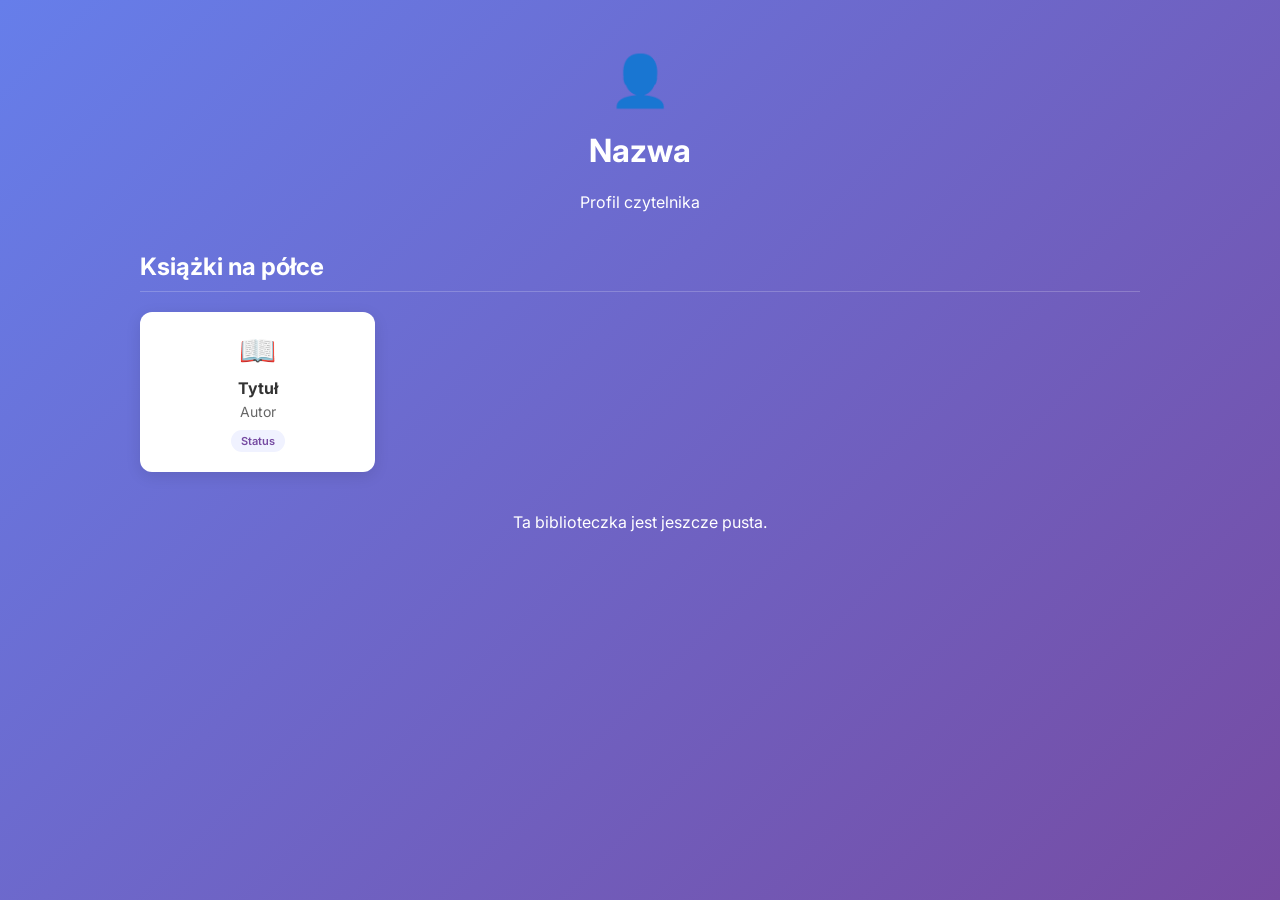
<file: src/main/resources/templates/profile.html>
<!DOCTYPE html>
<html xmlns:th="http://www.thymeleaf.org">
<head>
    <meta charset="UTF-8">
    <title th:text="${user.username} + ' - Biblioteczka'"></title>
    <link href="https://fonts.googleapis.com/css2?family=Inter:wght@400;600&display=swap" rel="stylesheet">
    <style>
        body {
            margin: 0; font-family: 'Inter', sans-serif;
            background: linear-gradient(135deg, #667eea 0%, #764ba2 100%);
            background-attachment: fixed; min-height: 100vh; color: #333;
        }
        .container { max-width: 1000px; margin: 0 auto; padding: 50px 20px; }
        .header { text-align: center; color: white; margin-bottom: 40px; }
        .grid { display: grid; grid-template-columns: repeat(auto-fill, minmax(200px, 1fr)); gap: 20px; }
        .card { background: white; padding: 20px; border-radius: 12px; box-shadow: 0 4px 15px rgba(0,0,0,0.1); text-align: center; }
        .status-badge {
            display: inline-block; margin-top: 10px; padding: 4px 10px;
            background: #f0f2ff; color: #764ba2; border-radius: 20px; font-size: 11px; font-weight: 600;
        }
        .results-header { color: white; border-bottom: 1px solid rgba(255,255,255,0.2); padding-bottom: 10px; }
    </style>
</head>
<body>
<div class="container">
    <div class="header">
        <div style="font-size: 50px;">👤</div>
        <h1 th:text="${user.username}">Nazwa</h1>
        <p>Profil czytelnika</p>
    </div>

    <h2 class="results-header">Książki na półce</h2>
    <div class="grid">
        <div th:each="ub : ${books}" class="card">
            <div style="font-size: 30px;">📖</div>
            <h3 th:text="${ub.book.title}" style="font-size: 16px; margin: 10px 0 5px;">Tytuł</h3>
            <p th:text="${ub.book.authors}" style="font-size: 14px; color: #666; margin: 0;">Autor</p>
            <span class="status-badge" th:text="${ub.status}">Status</span>
        </div>
    </div>

    <div th:if="${#lists.isEmpty(books)}" style="text-align: center; color: white; margin-top: 40px;">
        <p>Ta biblioteczka jest jeszcze pusta.</p>
    </div>
</div>
</body>
</html>
</file>
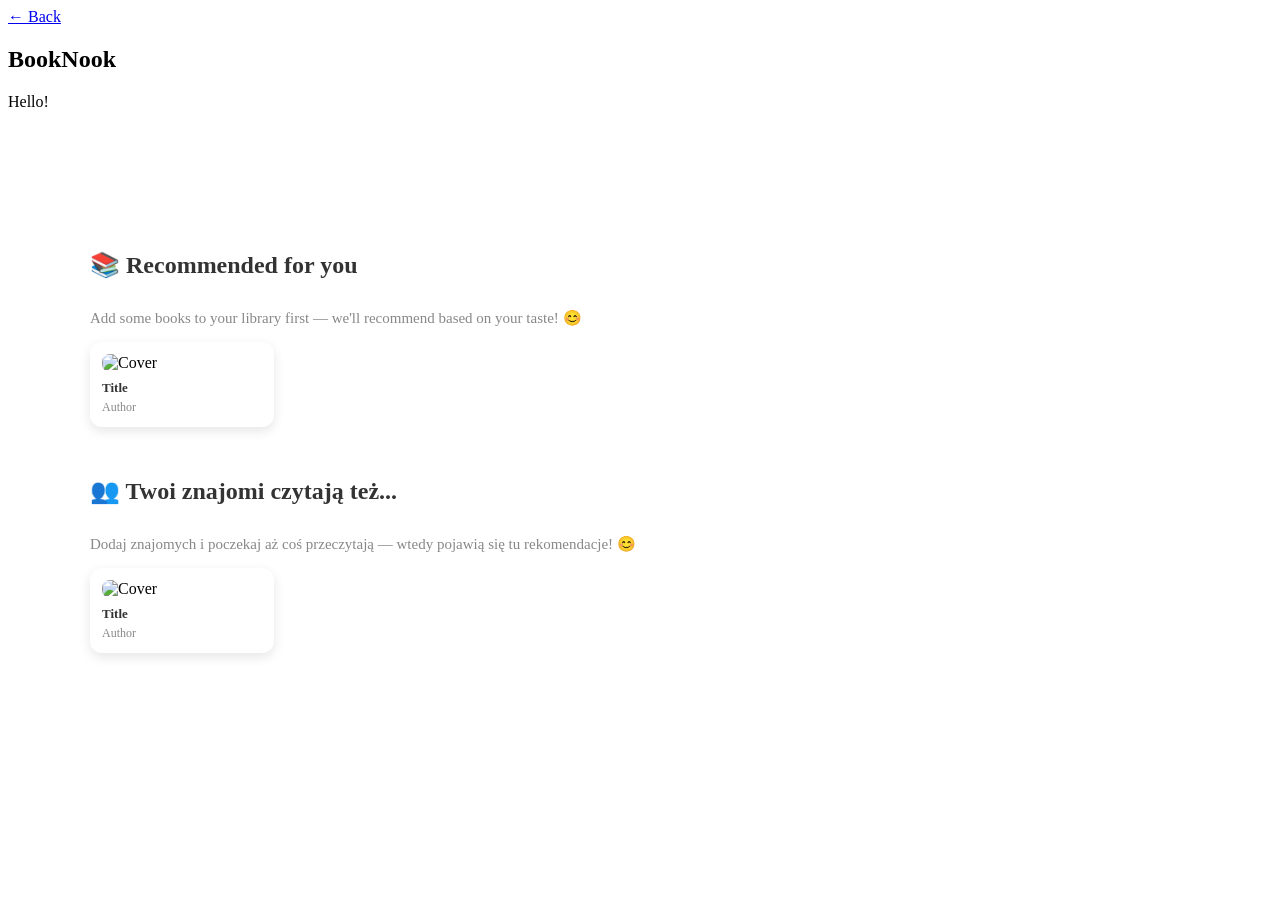
<file: src/main/resources/templates/recommendations.html>
<!DOCTYPE html>
<html xmlns:th="http://www.thymeleaf.org">
<head>
    <meta charset="UTF-8">
    <title>Recommendations - BookNook</title>
    <link rel="stylesheet" th:href="@{/css/common.css}">
    <style>
        .rec-container { max-width: 1100px; margin: 100px auto; padding: 20px; }
        .rec-container h2 { color: #333; margin-bottom: 30px; }
        .grid { display: flex; flex-wrap: wrap; gap: 20px; }
        .card { width: 160px; background: white; border-radius: 12px; padding: 12px;
                box-shadow: 0 4px 12px rgba(0,0,0,0.1); transition: 0.2s; }
        .card:hover { transform: translateY(-4px); }
        .card img { width: 100%; border-radius: 8px; }
        .book-title { font-size: 13px; font-weight: bold; color: #333; margin-top: 8px; }
        .book-author { font-size: 12px; color: #888; margin-top: 4px; }
        .empty-msg { color: #888; font-size: 15px; }
    </style>
</head>
<body>
<nav class="navbar">
    <div class="nav-left"><a href="/home" class="btn-back">← Back</a></div>
    <div class="nav-center"><h1>BookNook</h1></div>
    <div class="nav-right">
        <span class="user-greeting" th:text="'Hello, ' + ${username}">Hello!</span>
    </div>
</nav>

<div class="rec-container">
    <h2>📚 Recommended for you</h2>

    <div th:if="${recommendations.isEmpty()}" class="empty-msg">
        <p>Add some books to your library first — we'll recommend based on your taste! 😊</p>
    </div>

    <div class="grid" th:unless="${recommendations.isEmpty()}">
        <div th:each="book : ${recommendations}" class="card">
            <a th:href="@{/library/book-details(id=${book.externalId})}">
                <img th:src="${book.coverUrl != null ? book.coverUrl :
                    'https://via.placeholder.com/160x220?text=No+Cover'}" alt="Cover">
            </a>
            <a th:href="@{/library/book-details(id=${book.externalId})}" style="text-decoration:none;">
                <div class="book-title" th:text="${book.title}">Title</div>
            </a>
            <div class="book-author" th:text="${book.authors}">Author</div>
        </div>
    </div>
    <!-- Sekcja znajomych -->
    <div style="margin-top: 50px;">
        <h2 style="color: #333; margin-bottom: 30px;">👥 Twoi znajomi czytają też...</h2>

        <div th:if="${friendsRecommendations.isEmpty()}" class="empty-msg">
            <p>Dodaj znajomych i poczekaj aż coś przeczytają — wtedy pojawią się tu rekomendacje! 😊</p>
        </div>

        <div class="grid" th:unless="${friendsRecommendations.isEmpty()}">
            <div th:each="book : ${friendsRecommendations}" class="card">
                <a th:href="@{/library/book-details(id=${book.externalId})}">
                    <img th:src="${book.coverUrl != null ? book.coverUrl :
                    'https://via.placeholder.com/160x220?text=No+Cover'}" alt="Cover">
                </a>
                <a th:href="@{/library/book-details(id=${book.externalId})}" style="text-decoration:none;">
                    <div class="book-title" th:text="${book.title}">Title</div>
                </a>
                <div class="book-author" th:text="${book.authors}">Author</div>
            </div>
        </div>
    </div>
</div>
</body>
</html>
</file>
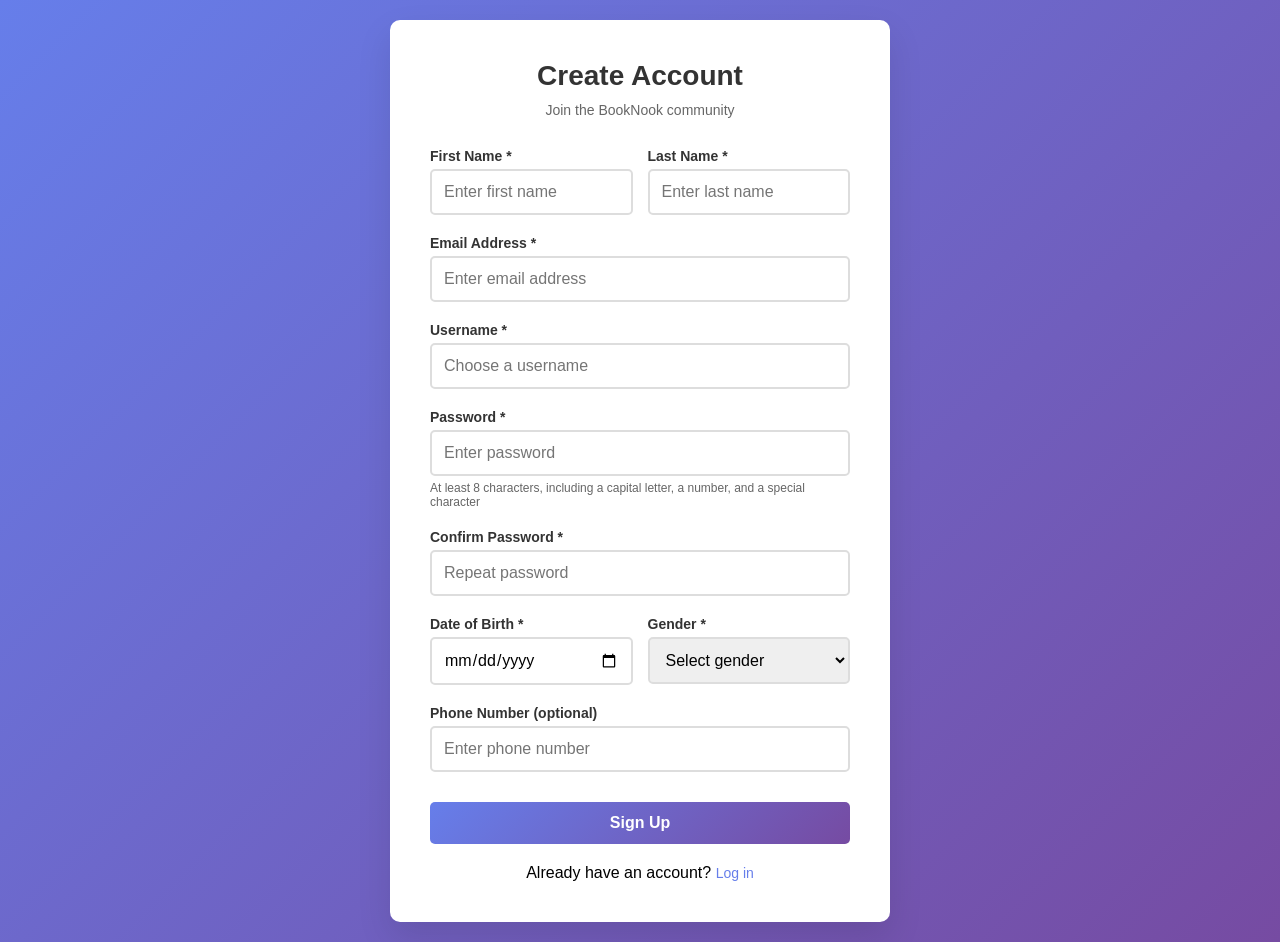
<file: src/main/resources/templates/register.html>
<!DOCTYPE html SYSTEM "http://www.thymeleaf.org/dtd/xhtml1-strict-thymeleaf-spring4-4.dtd">
<html xmlns:th="http://www.thymeleaf.org" lang="en">
<head>
    <meta charset="UTF-8">
    <meta name="viewport" content="width=device-width, initial-scale=1.0">
    <title>Sign Up - BookNook</title>
    <style>
        * {
            margin: 0;
            padding: 0;
            box-sizing: border-box;
            font-family: 'Arial', sans-serif;
        }

        body {
            background: linear-gradient(135deg, #667eea 0%, #764ba2 100%);
            min-height: 100vh;
            display: flex;
            justify-content: center;
            align-items: center;
            padding: 20px;
        }

        .register-container {
            background: white;
            padding: 40px;
            border-radius: 10px;
            box-shadow: 0 15px 35px rgba(0, 0, 0, 0.1);
            width: 100%;
            max-width: 500px;
        }

        .register-header {
            text-align: center;
            margin-bottom: 30px;
        }

        .register-header h1 {
            color: #333;
            font-size: 28px;
            margin-bottom: 10px;
        }

        .register-header p {
            color: #666;
            font-size: 14px;
        }

        .form-group {
            margin-bottom: 20px;
        }

        .form-group label {
            display: block;
            margin-bottom: 5px;
            color: #333;
            font-weight: bold;
            font-size: 14px;
        }

        .error-message {
            color: #ff4b2b;
            font-size: 13px;
            margin-top: 5px;
            display: none;
            font-weight: bold;
        }

        .input-error {
            border-color: #ff4b2b !important;
        }

        .form-group input,
        .form-group select {
            width: 100%;
            padding: 12px;
            border: 2px solid #ddd;
            border-radius: 5px;
            font-size: 16px;
            transition: border-color 0.3s;
        }

        .form-group input:focus,
        .form-group select:focus {
            outline: none;
            border-color: #667eea;
        }

        .form-row {
            display: flex;
            gap: 15px;
        }

        .form-row .form-group {
            flex: 1;
        }

        .btn-register {
            width: 100%;
            padding: 12px;
            background: linear-gradient(135deg, #667eea 0%, #764ba2 100%);
            color: white;
            border: none;
            border-radius: 5px;
            font-size: 16px;
            font-weight: bold;
            cursor: pointer;
            transition: transform 0.2s;
            margin-top: 10px;
        }

        .btn-register:hover {
            transform: translateY(-2px);
        }

        .additional-links {
            text-align: center;
            margin-top: 20px;
        }

        .additional-links a {
            color: #667eea;
            text-decoration: none;
            font-size: 14px;
        }

        .additional-links a:hover {
            text-decoration: underline;
        }

        .password-requirements {
            font-size: 12px;
            color: #666;
            margin-top: 5px;
        }

        @media (max-width: 600px) {
            .form-row {
                flex-direction: column;
                gap: 0;
            }

            .register-container {
                padding: 20px;
            }
        }
    </style>
</head>
<body>
<div class="register-container">
    <div class="register-header">
        <h1>Create Account</h1>
        <p>Join the BookNook community</p>
    </div>

    <form id="registerForm" th:action="@{/register}" th:object="${user}" method="post">
        <div class="form-row">
            <div class="form-group">
                <label for="name">First Name *</label>
                <input type="text" id="name" name="name" placeholder="Enter first name" required>
            </div>

            <div class="form-group">
                <label for="lastName">Last Name *</label>
                <input type="text" id="lastName" name="lastName" placeholder="Enter last name" required>
            </div>
        </div>

        <div class="form-group">
            <label for="email">Email Address *</label>
            <input type="email" id="email" name="email" placeholder="Enter email address" required>
            <div id="emailError" class="error-message">Please enter a valid email address!</div>
        </div>

        <div class="form-group">
            <label for="username">Username *</label>
            <input type="text" id="username" name="username" placeholder="Choose a username" required>
        </div>

        <div class="form-group">
            <label for="password">Password *</label>
            <input type="password" id="password" th:field="*{password}" placeholder="Enter password" required>
            <div class="password-requirements">
                At least 8 characters, including a capital letter, a number, and a special character
            </div>
        </div>

        <div class="form-group">
            <label for="confirmPassword">Confirm Password *</label>
            <input type="password"
                   id="confirmPassword"
                   name="confirmPassword"  placeholder="Repeat password"
                   required>
            <div id="passwordError" class="error-message">Passwords do not match!</div>
        </div>

        <div class="form-row">
            <div class="form-group">
                <label for="birthDate">Date of Birth *</label>
                <input type="date" id="birthDate" name="dateOfBirth" required>
            </div>

            <div class="form-group">
                <label for="sex">Gender *</label>
                <select id="sex" name="sex" required>
                    <option value="">Select gender</option>
                    <option value="male">Male</option>
                    <option value="female">Female</option>
                    <option value="prefer-not-to-say">Prefer not to say</option>
                </select>
            </div>
        </div>

        <div class="form-group">
            <label for="phone">Phone Number (optional)</label>
            <input type="tel" id="phone" th:field="*{phoneNumber}" placeholder="Enter phone number">
        </div>

        <button type="submit" class="btn-register">Sign Up</button>
    </form>

    <div class="additional-links">
        <p>Already have an account? <a href="/login">Log in</a></p>
    </div>
</div>

<script>
    const form = document.getElementById('registerForm');
    const password = document.getElementById('password');
    const confirmPassword = document.getElementById('confirmPassword');
    const passwordError = document.getElementById('passwordError');
    const emailInput = document.getElementById('email');
    const emailError = document.getElementById('emailError');
    const birthDateInput = document.getElementById('birthDate');

    // Block future dates
    if (birthDateInput) {
        birthDateInput.max = new Date().toISOString().split("T")[0];
    }

    // Email format validation (Regex)
    function validateEmail() {
        const re = /^[a-zA-Z0-9._%+-]+@[a-zA-Z0-9.-]+\.[a-zA-Z]{2,}$/;
        const isValid = re.test(String(emailInput.value).toLowerCase());

        if (emailInput.value === "") {
            emailError.style.display = 'none';
            emailInput.classList.remove('input-error');
            return true;
        }

        if (!isValid) {
            emailError.style.display = 'block';
            emailInput.classList.add('input-error');
        } else {
            emailError.style.display = 'none';
            emailInput.classList.remove('input-error');
        }
        return isValid;
    }

    // Password matching validation
    function validatePasswords() {
        if (confirmPassword.value === "") {
            passwordError.style.display = 'none';
            confirmPassword.classList.remove('input-error');
            return true;
        }

        if (password.value !== confirmPassword.value) {
            passwordError.style.display = 'block';
            confirmPassword.classList.add('input-error');
            return false;
        } else {
            passwordError.style.display = 'none';
            confirmPassword.classList.remove('input-error');
            return true;
        }
    }
    // Dodaj nową funkcję walidacji hasła
    const passwordStrengthError = document.createElement('div');
    passwordStrengthError.id = 'passwordStrengthError';
    passwordStrengthError.className = 'error-message';
    passwordStrengthError.style.display = 'none';
    passwordStrengthError.textContent = 'Password must be at least 8 characters, include an uppercase letter, a number, and a special character.';
    password.parentNode.insertBefore(passwordStrengthError, password.nextSibling);

    function validatePasswordStrength() {
        const re = /^(?=.*[A-Z])(?=.*\d)(?=.*[!@#$%^&*()_+\-=\[\]{};':"\\|,.<>\/?]).{8,}$/;
        const isValid = re.test(password.value);
        if (password.value === '') {
            passwordStrengthError.style.display = 'none';
            password.classList.remove('input-error');
            return true;
        }
        if (!isValid) {
            passwordStrengthError.style.display = 'block';
            password.classList.add('input-error');
        } else {
            passwordStrengthError.style.display = 'none';
            password.classList.remove('input-error');
        }
        return isValid;
    }

    password.addEventListener('input', validatePasswordStrength);

    password.addEventListener('input', validatePasswords);
    confirmPassword.addEventListener('input', validatePasswords);
    emailInput.addEventListener('input', validateEmail);

    form.addEventListener('submit', function(e) {
        const isPasswordValid = validatePasswords();
        const isEmailValid = validateEmail();
        const isPasswordStrong = validatePasswordStrength();

        if (!isPasswordValid || !isEmailValid || !isPasswordStrong) {
            e.preventDefault();
            let alertMsg = "Please correct the errors in the form:\n";
            if (!isPasswordStrong) alertMsg += "- Password does not meet requirements\n";
            if (!isPasswordValid) alertMsg += "- Passwords must match\n";
            if (!isEmailValid) alertMsg += "- Email format is invalid";
            alert(alertMsg);
        }
    });
</script>
</body>
</html>
</file>
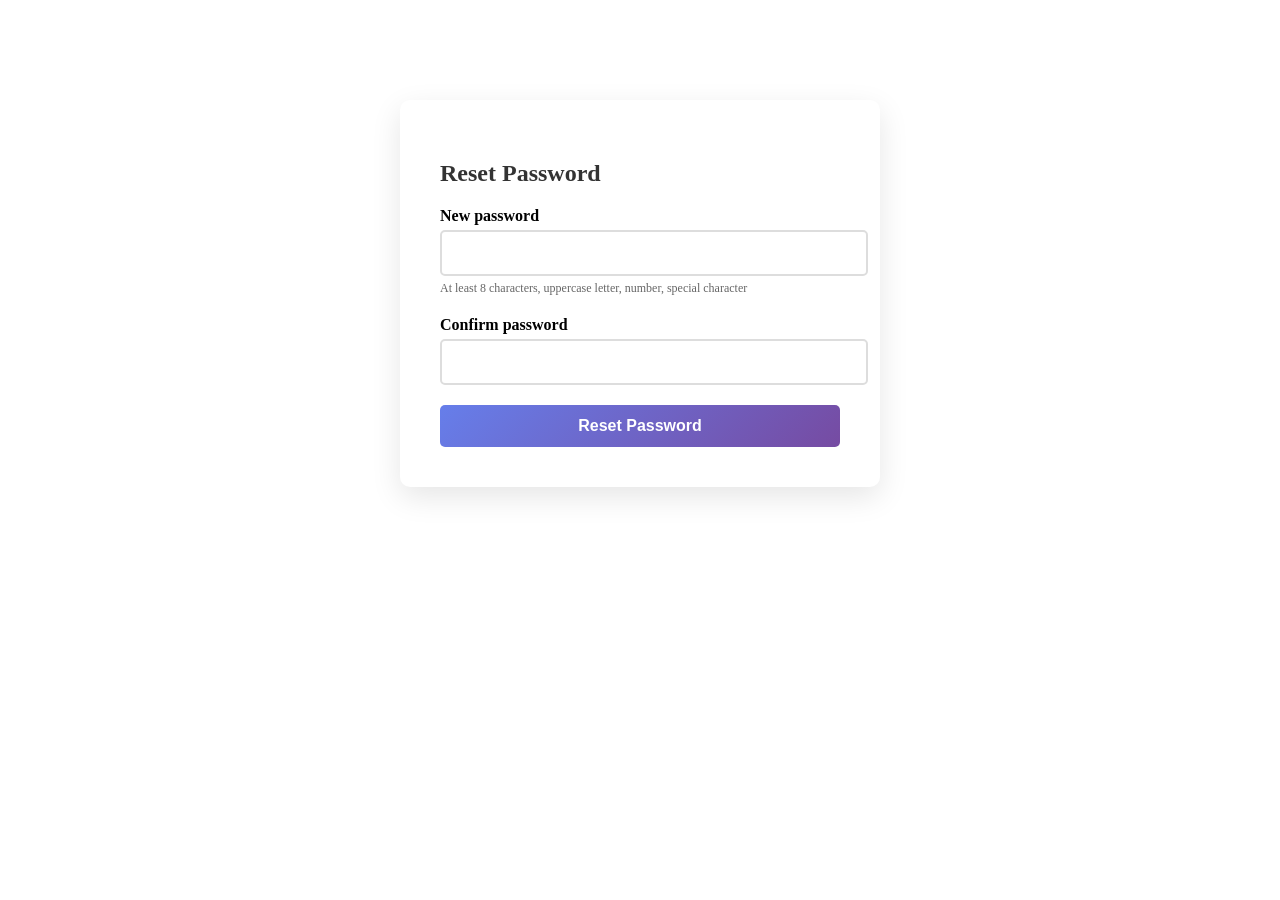
<file: src/main/resources/templates/reset-password.html>
<!DOCTYPE html>
<html xmlns:th="http://www.thymeleaf.org">
<head>
    <meta charset="UTF-8">
    <title>Reset Password - BookNook</title>
    <link rel="stylesheet" th:href="@{/css/common.css}">
</head>
<body>
<div style="max-width: 400px; margin: 100px auto; background: white; padding: 40px; border-radius: 10px; box-shadow: 0 10px 30px rgba(0,0,0,0.1);">
    <h2 style="color: #333; margin-bottom: 20px;">Reset Password</h2>

    <form th:action="@{/reset-password}" method="post">
        <input type="hidden" name="token" th:value="${token}">
        <input type="hidden" th:name="${_csrf.parameterName}" th:value="${_csrf.token}"/>
        <div style="margin-bottom: 20px;">
            <label style="display:block; margin-bottom: 5px; font-weight: bold;">New password</label>
            <input type="password" name="password" id="newPassword" required
                   style="width: 100%; padding: 12px; border: 2px solid #ddd; border-radius: 5px; font-size: 16px;">
            <div style="font-size: 12px; color: #666; margin-top: 5px;">
                At least 8 characters, uppercase letter, number, special character
            </div>
        </div>
        <div style="margin-bottom: 20px;">
            <label style="display:block; margin-bottom: 5px; font-weight: bold;">Confirm password</label>
            <input type="password" name="confirmPassword" id="confirmNewPassword" required
                   style="width: 100%; padding: 12px; border: 2px solid #ddd; border-radius: 5px; font-size: 16px;">
            <div id="matchError" style="color: #ff4b2b; font-size: 13px; display: none;">Passwords do not match!</div>
        </div>
        <button type="submit"
                style="width: 100%; padding: 12px; background: linear-gradient(135deg, #667eea, #764ba2);
                       color: white; border: none; border-radius: 5px; font-size: 16px; cursor: pointer; font-weight: bold;">
            Reset Password
        </button>
    </form>
</div>
<script>
    const np = document.getElementById('newPassword');
    const cnp = document.getElementById('confirmNewPassword');
    const err = document.getElementById('matchError');
    cnp.addEventListener('input', () => {
        err.style.display = np.value !== cnp.value ? 'block' : 'none';
    });
</script>
</body>
</html>
</file>
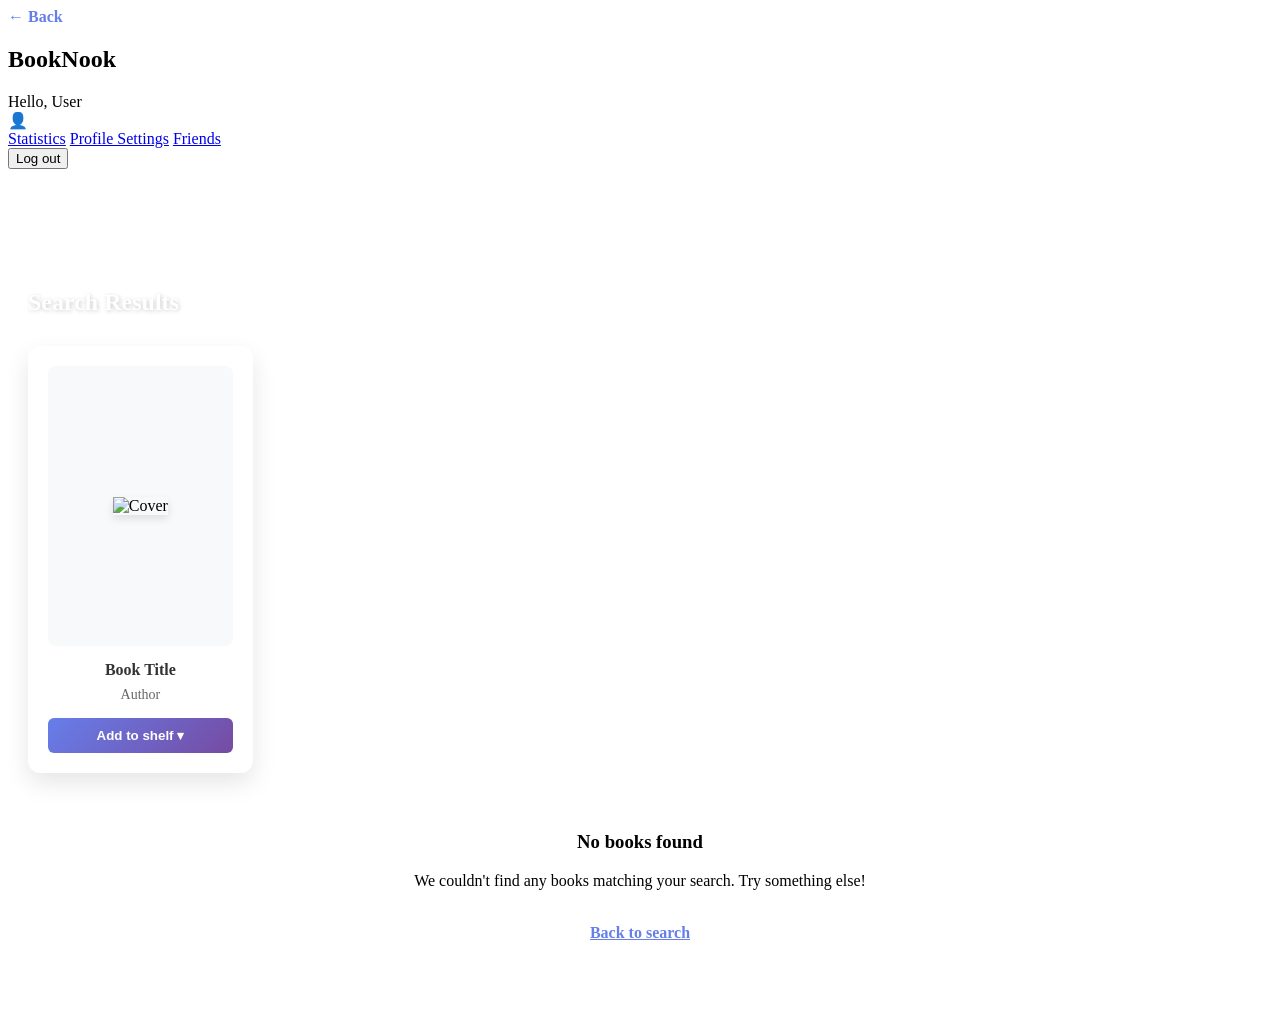
<file: src/main/resources/templates/search-results.html>
<!DOCTYPE html>
<html xmlns:th="http://www.thymeleaf.org">
<head>
    <meta charset="UTF-8">
    <meta name="viewport" content="width=device-width, initial-scale=1.0">
    <title>Search Results - BookNook</title>

    <link rel="stylesheet" th:href="@{/css/common.css}">

    <style>
        .container {
            max-width: 1S0px;
            margin: 0 auto;
            padding: 20px;
            margin-top: 80px;
        }

        .results-header {
            color: white;
            margin-bottom: 30px;
            text-shadow: 1px 1px 4px rgba(0,0,0,0.2);
        }

        /* Results Grid */
        .results-grid {
            display: grid;
            grid-template-columns: repeat(auto-fill, minmax(220px, 1fr));
            gap: 25px;
        }

        /* Book Card */
        .book-card {
            background: white;
            border-radius: 12px;
            padding: 20px;
            box-shadow: 0 10px 25px rgba(0,0,0,0.1);
            display: flex;
            flex-direction: column;
            transition: transform 0.3s ease;
        }

        .book-card:hover { transform: translateY(-5px); }

        .book-cover-wrapper {
            height: 280px;
            display: flex;
            justify-content: center;
            align-items: center;
            margin-bottom: 15px;
            background-color: #f8f9fa;
            border-radius: 8px;
            overflow: hidden;
        }

        .book-cover {
            max-width: 100%;
            max-height: 100%;
            object-fit: cover;
            box-shadow: 0 4px 8px rgba(0,0,0,0.1);
        }

        .book-info {
            flex-grow: 1;
            text-align: center;
        }

        .book-title {
            font-size: 16px;
            font-weight: bold;
            color: #333;
            margin-bottom: 8px;
            display: -webkit-box;
            -webkit-line-clamp: 2;
            -webkit-box-orient: vertical;
            overflow: hidden;
        }

        .book-author {
            font-size: 14px;
            color: #666;
            margin-bottom: 15px;
        }

        /* Dropdown Menu on Card */
        .dropdown-add { position: relative; width: 100%; }

        .btn-add-main {
            width: 100%;
            padding: 10px;
            background: linear-gradient(135deg, #667eea 0%, #764ba2 100%);
            color: white;
            border: none;
            border-radius: 6px;
            font-weight: bold;
            cursor: pointer;
            transition: 0.3s;
        }

        .add-menu-options {
            display: none;
            position: absolute;
            bottom: 100%;
            left: 0;
            width: 100%;
            background: white;
            border-radius: 8px;
            box-shadow: 0 -5px 15px rgba(0,0,0,0.2);
            z-index: 10;
            margin-bottom: 5px;
        }

        .add-menu-options.show { display: flex; flex-direction: column; }

        .menu-opt {
            padding: 12px;
            border: none;
            background: none;
            text-align: left;
            cursor: pointer;
            font-size: 14px;
            transition: 0.2s;
            color: #444;
        }

        .menu-opt:hover { background: #f0f2ff; color: #667eea; }
        .menu-opt:not(:last-child) { border-bottom: 1px solid #eee; }

        .no-results {
            background: white;
            padding: 40px;
            border-radius: 10px;
            text-align: center;
        }
    </style>
</head>
<body>
<nav class="navbar">
    <div class="nav-left">
        <a href="/home" style="text-decoration: none; color: #667eea; font-weight: bold;">← Back</a>
    </div>
    <div class="nav-center">
        <h1>BookNook</h1>
    </div>

    <div class="nav-right" id="userMenuTrigger">
        <span class="user-greeting" th:text="'Hello, ' + ${username}">Hello, User</span>
        <div class="avatar">👤</div>

        <div class="dropdown-menu" id="dropdownMenu">
            <a href="#" class="dropdown-item">Statistics</a>
            <a href="#" class="dropdown-item">Profile Settings</a>
            <a href="#" class="dropdown-item">Friends</a>

            <form th:action="@{/logout}" method="post">
                <button type="submit" class="dropdown-item logout-btn">Log out</button>
            </form>
        </div>
    </div>
</nav>

<div class="container">
    <h2 class="results-header" th:text="'Results for: ' + ${query}">Search Results</h2>

    <div class="results-grid" th:if="${not #lists.isEmpty(books)}">
        <div th:each="book : ${books}" class="book-card"
             th:onclick="|window.location.href='@{/library/book-details(id=${book.externalId}, coverUrl=${book.coverUrl}, title=${book.title}, authors=${book.authors})}'|"
             style="cursor: pointer;">

            <div class="book-cover-wrapper">
                <img class="book-cover"
                     th:src="${book.coverUrl != null ? book.coverUrl : 'https://via.placeholder.com/180x260?text=No+Cover'}"
                     alt="Cover">
            </div>

            <div class="book-info">
                <div class="book-title" th:text="${book.title}">Book Title</div>
                <div class="book-author" th:text="${book.authors}">Author</div>
            </div>

            <div class="add-container" onclick="event.stopPropagation();">
                <form th:action="@{/library/add}" method="post" class="add-book-form">
                    <input type="hidden" name="externalId" th:value="${book.externalId}">
                    <input type="hidden" name="title" th:value="${book.title}">
                    <input type="hidden" name="authors" th:value="${book.authors}">
                    <input type="hidden" name="coverUrl" th:value="${book.coverUrl}">
                    <input type="hidden" name="numberOfPages" th:value="${book.numberOfPages}">

                    <div class="dropdown-add">
                        <button type="button" class="btn-add-main" onclick="toggleAddMenu(this)">Add to shelf ▾</button>
                        <div class="add-menu-options">
                            <button type="submit" name="newStatus" value="TO_READ" class="menu-opt">⏳ Want to read</button>
                            <button type="submit" name="newStatus" value="READING" class="menu-opt">📖 Currently reading</button>
                            <button type="submit" name="newStatus" value="COMPLETED" class="menu-opt">✅ Read</button>
                        </div>
                    </div>
                </form>
            </div>
        </div>
    </div>

    <div class="no-results" th:if="${#lists.isEmpty(books)}">
        <h3>No books found</h3>
        <p>We couldn't find any books matching your search. Try something else!</p>
        <br>
        <a href="/home" style="color: #667eea; font-weight: bold;">Back to search</a>
    </div>
</div>

<script>
    const trigger = document.getElementById('userMenuTrigger');
    const menu = document.getElementById('dropdownMenu');

    trigger.addEventListener('click', function(e) {
        e.stopPropagation();
        menu.classList.toggle('active');
    });

    function toggleAddMenu(btn) {
        event.stopPropagation();

        const currentMenu = btn.nextElementSibling;
        const isOpen = currentMenu.classList.contains('show');

        document.querySelectorAll('.add-menu-options').forEach(m => {
            m.classList.remove('show');
        });

        if (!isOpen) {
            currentMenu.classList.add('show');
        }
    }

    window.onclick = function(event) {
        if (!event.target.closest('#userMenuTrigger')) {
            if (menu.classList.contains('active')) {
                menu.classList.remove('active');
            }
        }

        if (!event.target.matches('.btn-add-main')) {
            document.querySelectorAll('.add-menu-options').forEach(m => {
                m.classList.remove('show');
            });
        }
    };
</script>
</body>
</html>
</file>
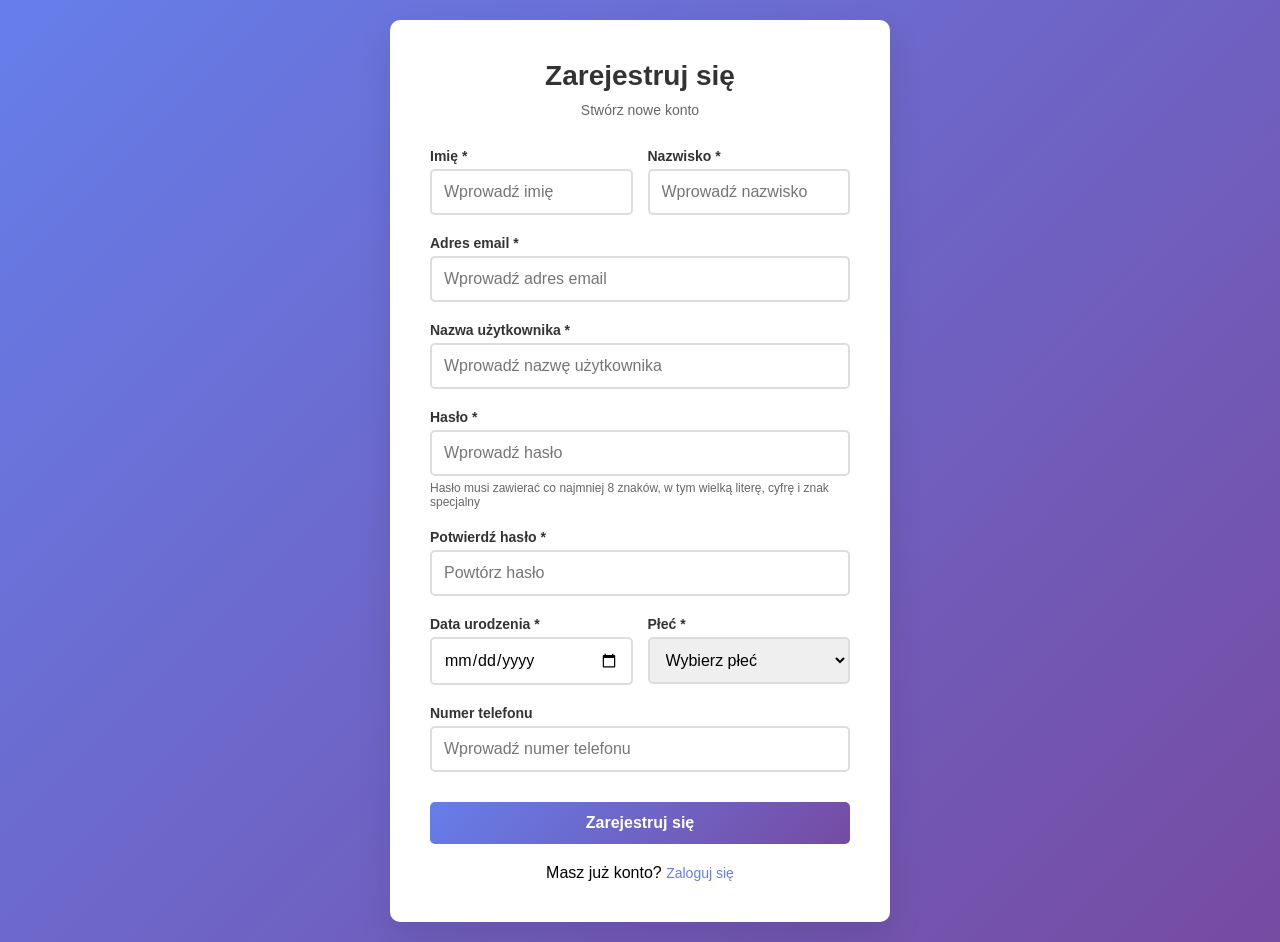
<file: src/main/resources/templates/signup.html>
<!DOCTYPE html>
<html lang="pl">
<head>
    <meta charset="UTF-8">
    <meta name="viewport" content="width=device-width, initial-scale=1.0">
    <title>Rejestracja</title>
    <style>
        * {
            margin: 0;
            padding: 0;
            box-sizing: border-box;
            font-family: 'Arial', sans-serif;
        }

        body {
            background: linear-gradient(135deg, #667eea 0%, #764ba2 100%);
            min-height: 100vh;
            display: flex;
            justify-content: center;
            align-items: center;
            padding: 20px;
        }

        .register-container {
            background: white;
            padding: 40px;
            border-radius: 10px;
            box-shadow: 0 15px 35px rgba(0, 0, 0, 0.1);
            width: 100%;
            max-width: 500px;
        }

        .register-header {
            text-align: center;
            margin-bottom: 30px;
        }

        .register-header h1 {
            color: #333;
            font-size: 28px;
            margin-bottom: 10px;
        }

        .register-header p {
            color: #666;
            font-size: 14px;
        }

        .form-group {
            margin-bottom: 20px;
        }

        .form-group label {
            display: block;
            margin-bottom: 5px;
            color: #333;
            font-weight: bold;
            font-size: 14px;
        }

        .form-group input,
        .form-group select {
            width: 100%;
            padding: 12px;
            border: 2px solid #ddd;
            border-radius: 5px;
            font-size: 16px;
            transition: border-color 0.3s;
        }

        .form-group input:focus,
        .form-group select:focus {
            outline: none;
            border-color: #667eea;
        }

        .form-row {
            display: flex;
            gap: 15px;
        }

        .form-row .form-group {
            flex: 1;
        }

        .btn-register {
            width: 100%;
            padding: 12px;
            background: linear-gradient(135deg, #667eea 0%, #764ba2 100%);
            color: white;
            border: none;
            border-radius: 5px;
            font-size: 16px;
            font-weight: bold;
            cursor: pointer;
            transition: transform 0.2s;
            margin-top: 10px;
        }

        .btn-register:hover {
            transform: translateY(-2px);
        }

        .additional-links {
            text-align: center;
            margin-top: 20px;
        }

        .additional-links a {
            color: #667eea;
            text-decoration: none;
            font-size: 14px;
        }

        .additional-links a:hover {
            text-decoration: underline;
        }

        .password-requirements {
            font-size: 12px;
            color: #666;
            margin-top: 5px;
        }

        @media (max-width: 600px) {
            .form-row {
                flex-direction: column;
                gap: 0;
            }

            .register-container {
                padding: 20px;
            }
        }
    </style>
</head>
<body>
<div class="register-container">
    <div class="register-header">
        <h1>Zarejestruj się</h1>
        <p>Stwórz nowe konto</p>
    </div>

    <form id="registerForm">
        <div class="form-row">
            <div class="form-group">
                <label for="firstName">Imię *</label>
                <input type="text" id="firstName" name="firstName" placeholder="Wprowadź imię" required>
            </div>

            <div class="form-group">
                <label for="lastName">Nazwisko *</label>
                <input type="text" id="lastName" name="lastName" placeholder="Wprowadź nazwisko" required>
            </div>
        </div>

        <div class="form-group">
            <label for="email">Adres email *</label>
            <input type="email" id="email" name="email" placeholder="Wprowadź adres email" required>
        </div>

        <div class="form-group">
            <label for="username">Nazwa użytkownika *</label>
            <input type="text" id="username" name="username" placeholder="Wprowadź nazwę użytkownika" required>
        </div>

        <div class="form-group">
            <label for="password">Hasło *</label>
            <input type="password" id="password" name="password" placeholder="Wprowadź hasło" required>
            <div class="password-requirements">
                Hasło musi zawierać co najmniej 8 znaków, w tym wielką literę, cyfrę i znak specjalny
            </div>
        </div>

        <div class="form-group">
            <label for="confirmPassword">Potwierdź hasło *</label>
            <input type="password" id="confirmPassword" name="confirmPassword" placeholder="Powtórz hasło" required>
        </div>

        <div class="form-row">
            <div class="form-group">
                <label for="birthDate">Data urodzenia *</label>
                <input type="date" id="birthDate" name="birthDate" required>
            </div>

            <div class="form-group">
                <label for="gender">Płeć *</label>
                <select id="gender" name="gender" required>
                    <option value="">Wybierz płeć</option>
                    <option value="male">Mężczyzna</option>
                    <option value="female">Kobieta</option>
                    <option value="other">Inna</option>
                    <option value="prefer-not-to-say">Wolę nie podawać</option>
                </select>
            </div>
        </div>

        <div class="form-group">
            <label for="phone">Numer telefonu</label>
            <input type="tel" id="phone" name="phone" placeholder="Wprowadź numer telefonu">
        </div>

        <button type="submit" class="btn-register">Zarejestruj się</button>
    </form>

    <div class="additional-links">
        <p>Masz już konto? <a href="login.html">Zaloguj się</a></p>
    </div>
</div>

<script>
    document.getElementById('registerForm').addEventListener('submit', function(e) {
        e.preventDefault();

        // Pobieranie wartości z formularza
        const formData = {
            firstName: document.getElementById('firstName').value,
            lastName: document.getElementById('lastName').value,
            email: document.getElementById('email').value,
            username: document.getElementById('username').value,
            password: document.getElementById('password').value,
            confirmPassword: document.getElementById('confirmPassword').value,
            birthDate: document.getElementById('birthDate').value,
            gender: document.getElementById('gender').value,
            phone: document.getElementById('phone').value
        };

        // Walidacja hasła
        if (formData.password !== formData.confirmPassword) {
            alert('Hasła nie są identyczne!');
            return;
        }

        // Walidacja wieku (przykładowo 18+)
        const birthDate = new Date(formData.birthDate);
        const today = new Date();
        const age = today.getFullYear() - birthDate.getFullYear();
        const monthDiff = today.getMonth() - birthDate.getMonth();

        if (monthDiff < 0 || (monthDiff === 0 && today.getDate() < birthDate.getDate())) {
            age--;
        }

        if (age < 18) {
            alert('Musisz mieć ukończone 18 lat, aby się zarejestrować.');
            return;
        }

        // Tutaj możesz dodać logikę wysyłania danych do serwera
        console.log('Dane rejestracji:', formData);
        alert('Rejestracja udana! Możesz się teraz zalogować.');

        // Przekierowanie do strony logowania
        // window.location.href = 'login.html';
    });

    // Walidacja hasła w czasie rzeczywistym
    document.getElementById('password').addEventListener('input', function() {
        const password = this.value;
        const requirements = document.querySelector('.password-requirements');

        // Przykładowe wymagania hasła
        const hasMinLength = password.length >= 8;
        const hasUpperCase = /[A-Z]/.test(password);
        const hasNumber = /[0-9]/.test(password);
        const hasSpecialChar = /[!@#$%^&*(),.?":{}|<>]/.test(password);

        if (hasMinLength && hasUpperCase && hasNumber && hasSpecialChar) {
            requirements.style.color = 'green';
        } else {
            requirements.style.color = '#666';
        }
    });
</script>
</body>
</html>
</file>
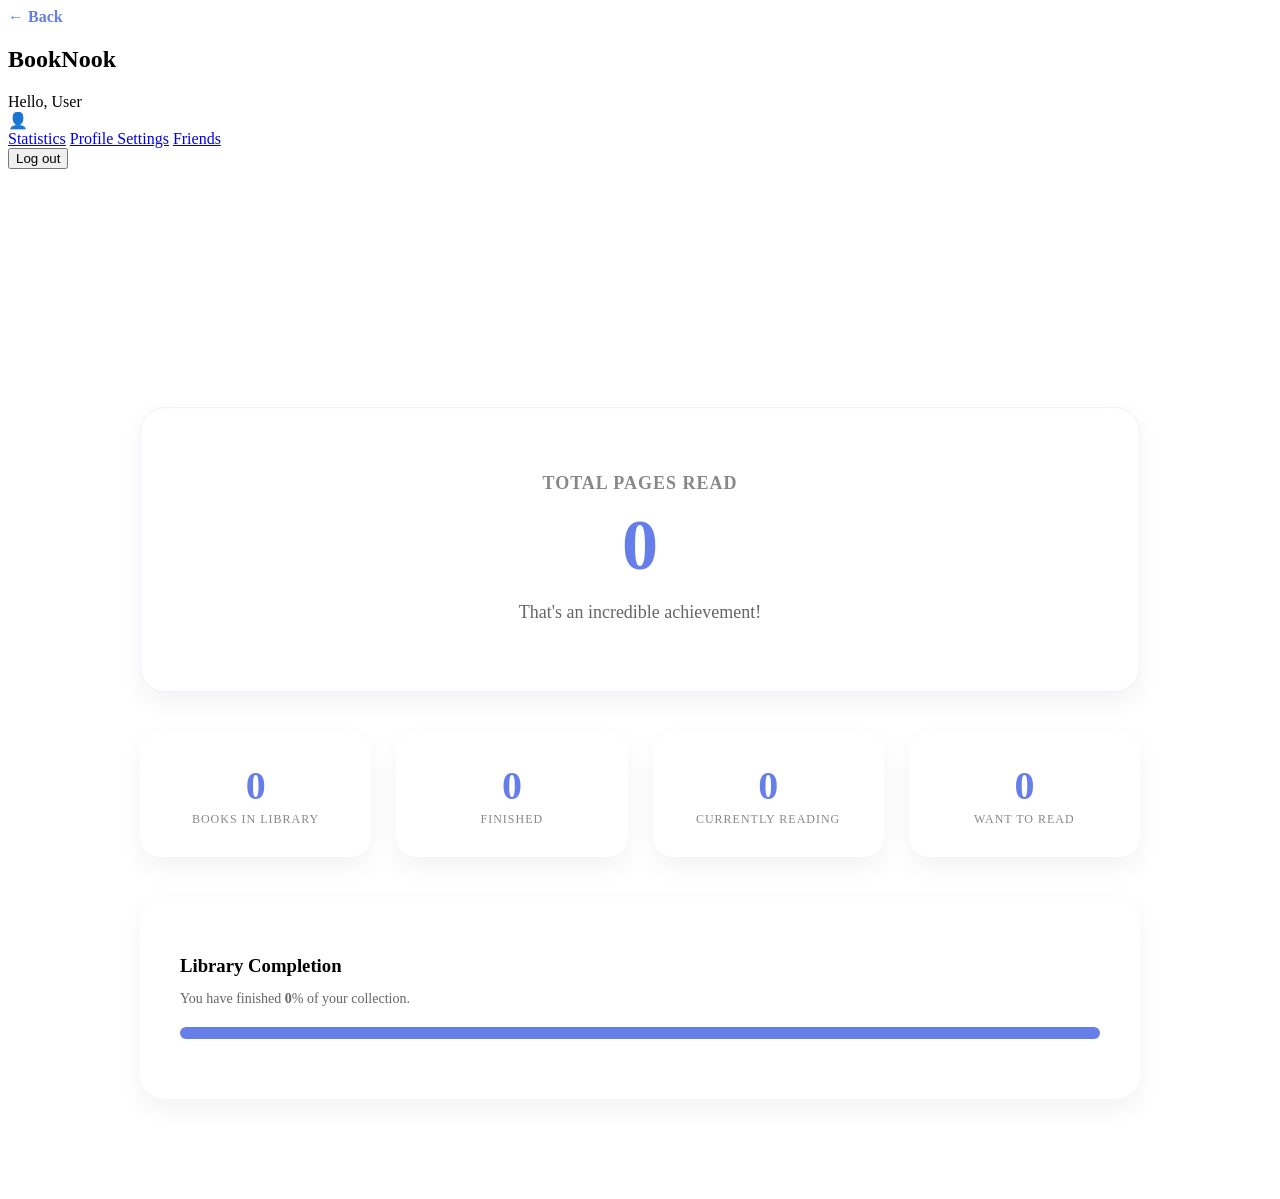
<file: src/main/resources/templates/statistics.html>
<!DOCTYPE html>
<html xmlns:th="http://www.thymeleaf.org">
<head>
    <meta charset="UTF-8">
    <title>Statistics</title>
    <link rel="stylesheet" th:href="@{/css/common.css}">
    <style>
        .stats-container { max-width: 1000px; margin: 80px auto; padding: 20px; }
        .stats-header { margin-bottom: 40px; text-align: center; }
        .stats-header h1 { color: #333; font-size: 32px; }

        .main-grid { display: grid; grid-template-columns: repeat(auto-fit, minmax(200px, 1fr)); gap: 25px; margin-bottom: 40px; }

        .stat-card { background: white; padding: 30px; border-radius: 20px; box-shadow: 0 10px 25px rgba(0,0,0,0.05); text-align: center; transition: 0.3s; }
        .stat-card:hover { transform: translateY(-5px); }
        .stat-value { font-size: 40px; font-weight: bold; color: #667eea; display: block; }
        .stat-label { color: #888; text-transform: uppercase; font-size: 12px; letter-spacing: 1px; margin-top: 10px; }

        .pages-hero {
            background: white; /* Zmienione z gradientu na biały */
            color: #333;       /* Ciemny tekst dla kontrastu */
            padding: 50px;
            border-radius: 25px;
            text-align: center;
            margin-bottom: 40px;
            box-shadow: 0 10px 25px rgba(0,0,0,0.05); /* Delikatniejszy cień, jak w reszcie kart */
            border: 1px solid #f0f2ff; /* Opcjonalna delikatna obwódka */
        }

        .pages-hero h2 {
            font-size: 18px;
            color: #888; /* Szary kolor dla nagłówka, jak w stat-label */
            margin-bottom: 10px;
            text-transform: uppercase;
            letter-spacing: 1px;
        }

        .pages-hero .huge-number {
            font-size: 72px;
            font-weight: 800;
            color: #667eea; /* Ten sam niebieski/fioletowy co w stat-value */
        }

        /* Styl dla tekstu pod wielką liczbą */
        .pages-hero p {
            margin-top: 15px;
            font-size: 18px;
            color: #666; /* Spokojniejszy szary */
        }
        .stats-header h1 {
            color: white;
            font-size: 32px;
        }
        .stats-header p {
            color: rgba(255, 255, 255, 0.8) !important;
            font-size: 16px;
        }

        .progress-section { background: white; padding: 40px; border-radius: 25px; box-shadow: 0 10px 25px rgba(0,0,0,0.05); }
        .progress-bar-container { background: #f0f2ff; height: 12px; border-radius: 6px; margin: 20px 0; overflow: hidden; }
        .progress-fill { background: #667eea; height: 100%; transition: width 1s ease-in-out; }
    </style>
</head>
<body>
<nav class="navbar">
    <div class="nav-left">
        <a href="/home" style="text-decoration: none; color: #667eea; font-weight: bold;">← Back</a>
    </div>
    <div class="nav-center">
        <h1>BookNook</h1>
    </div>

    <div class="nav-right" id="userMenuTrigger">
        <span class="user-greeting" th:text="'Hello, ' + ${username}">Hello, User</span>
        <div class="avatar">👤</div>

        <div class="dropdown-menu" id="dropdownMenu">
            <a href="#" class="dropdown-item">Statistics</a>
            <a href="#" class="dropdown-item">Profile Settings</a>
            <a href="#" class="dropdown-item">Friends</a>

            <form th:action="@{/logout}" method="post">
                <button type="submit" class="dropdown-item logout-btn">Log out</button>
            </form>
        </div>
    </div>
</nav>

<div class="stats-container">
    <div class="stats-header">
        <h1>Your Reading Journey</h1>
        <p>Track your progress and celebrate every page.</p>
    </div>

    <div class="pages-hero">
        <h2>Total Pages Read</h2>
        <div class="huge-number" th:text="${totalPages}">0</div>
        <p style="margin-top: 15px; font-size: 18px;">That's an incredible achievement!</p>
    </div>

    <div class="main-grid">
        <div class="stat-card">
            <span class="stat-value" th:text="${total}">0</span>
            <span class="stat-label">Books in Library</span>
        </div>
        <div class="stat-card">
            <span class="stat-value" th:text="${completed}">0</span>
            <span class="stat-label">Finished</span>
        </div>
        <div class="stat-card">
            <span class="stat-value" th:text="${reading}">0</span>
            <span class="stat-label">Currently Reading</span>
        </div>
        <div class="stat-card">
            <span class="stat-value" th:text="${toRead}">0</span>
            <span class="stat-label">Want to Read</span>
        </div>
    </div>

    <div class="progress-section">
        <h3 style="margin-bottom: 10px;">Library Completion</h3>
        <p style="font-size: 14px; color: #666;">You have finished <strong
                th:text="${total > 0 ? (completed * 100 / total) : 0}">0</strong>% of your collection.</p>
        <div class="progress-bar-container">
            <div class="progress-fill" th:style="'width: ' + ${total > 0 ? (completed * 100 / total) : 0} + '%'"></div>
        </div>
    </div>
</div>
<script>
    const trigger = document.getElementById('userMenuTrigger');
    const menu = document.getElementById('dropdownMenu');

    trigger.addEventListener('click', function(e) {
        e.stopPropagation();
        menu.classList.toggle('active');
    });

    document.addEventListener('click', function() {
        if (menu.classList.contains('active')) {
            menu.classList.remove('active');
        }
    });
</script>
</body>
</html>
</file>
